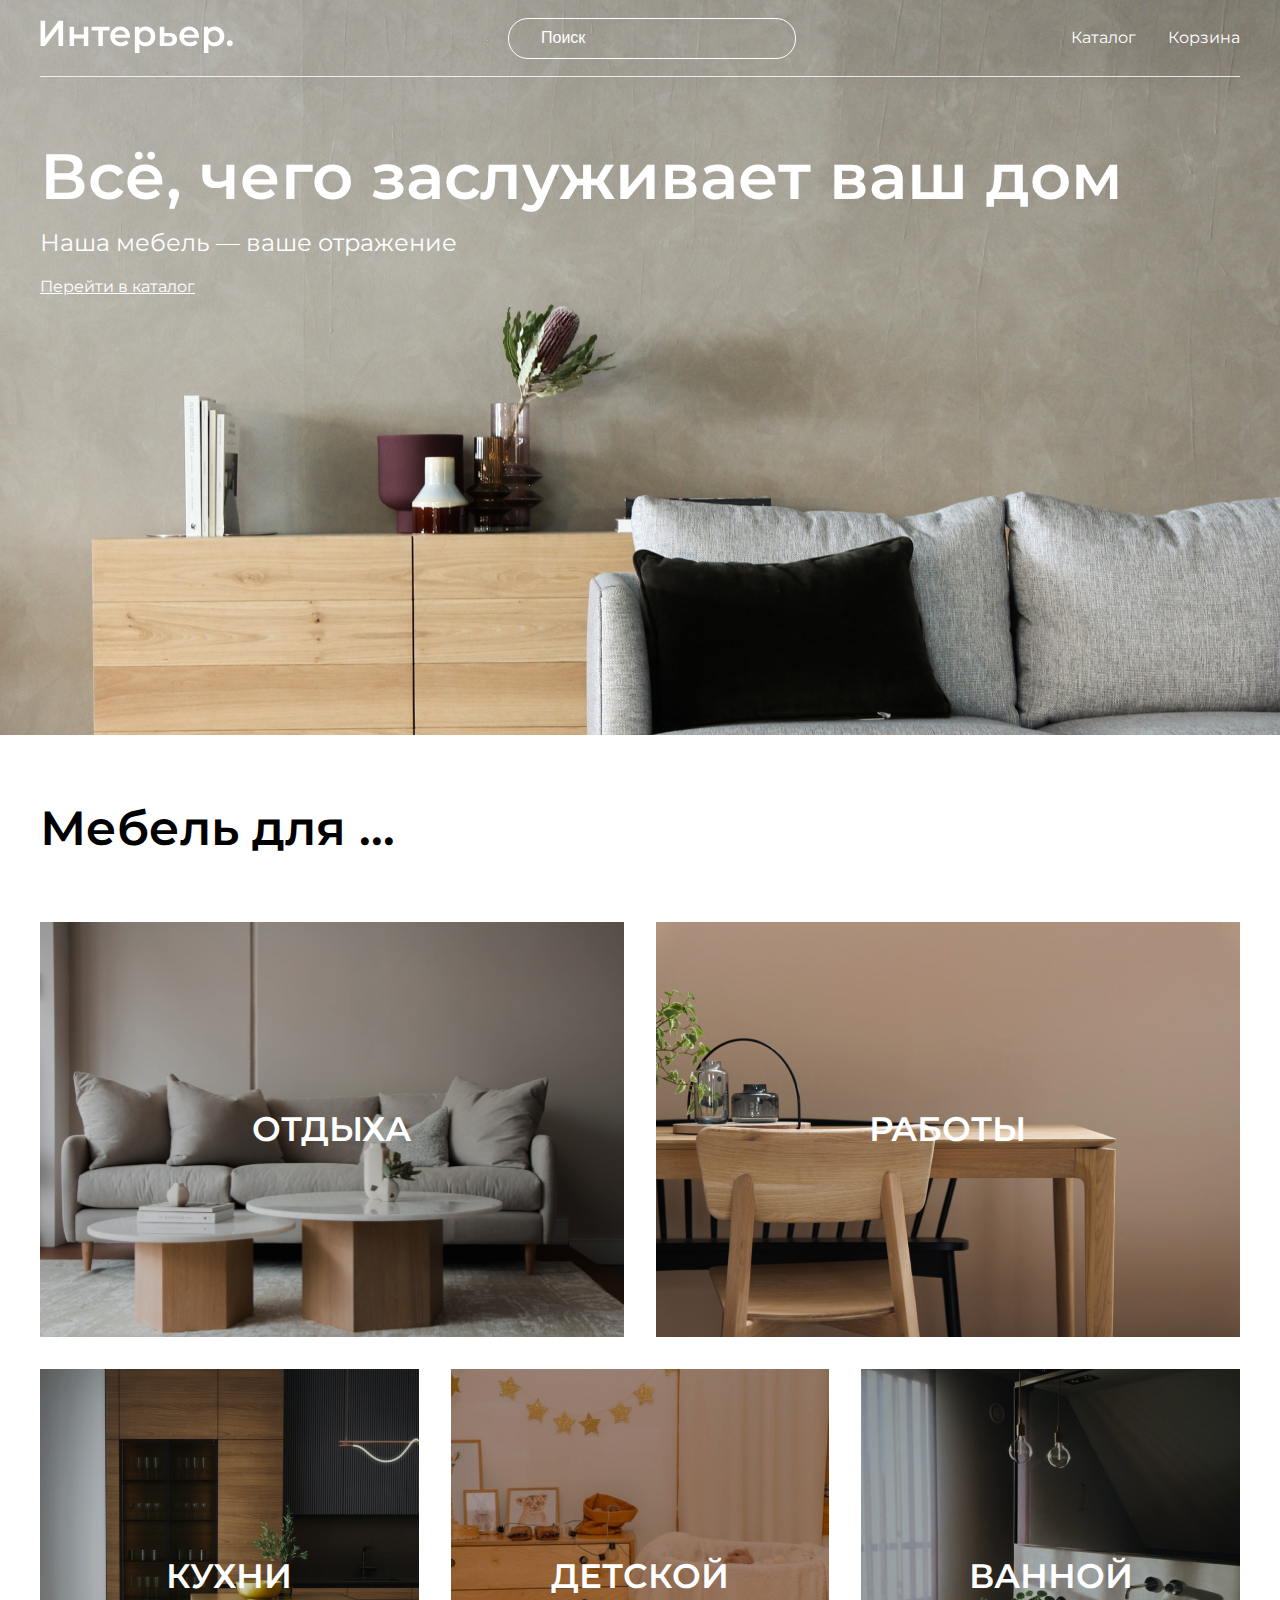
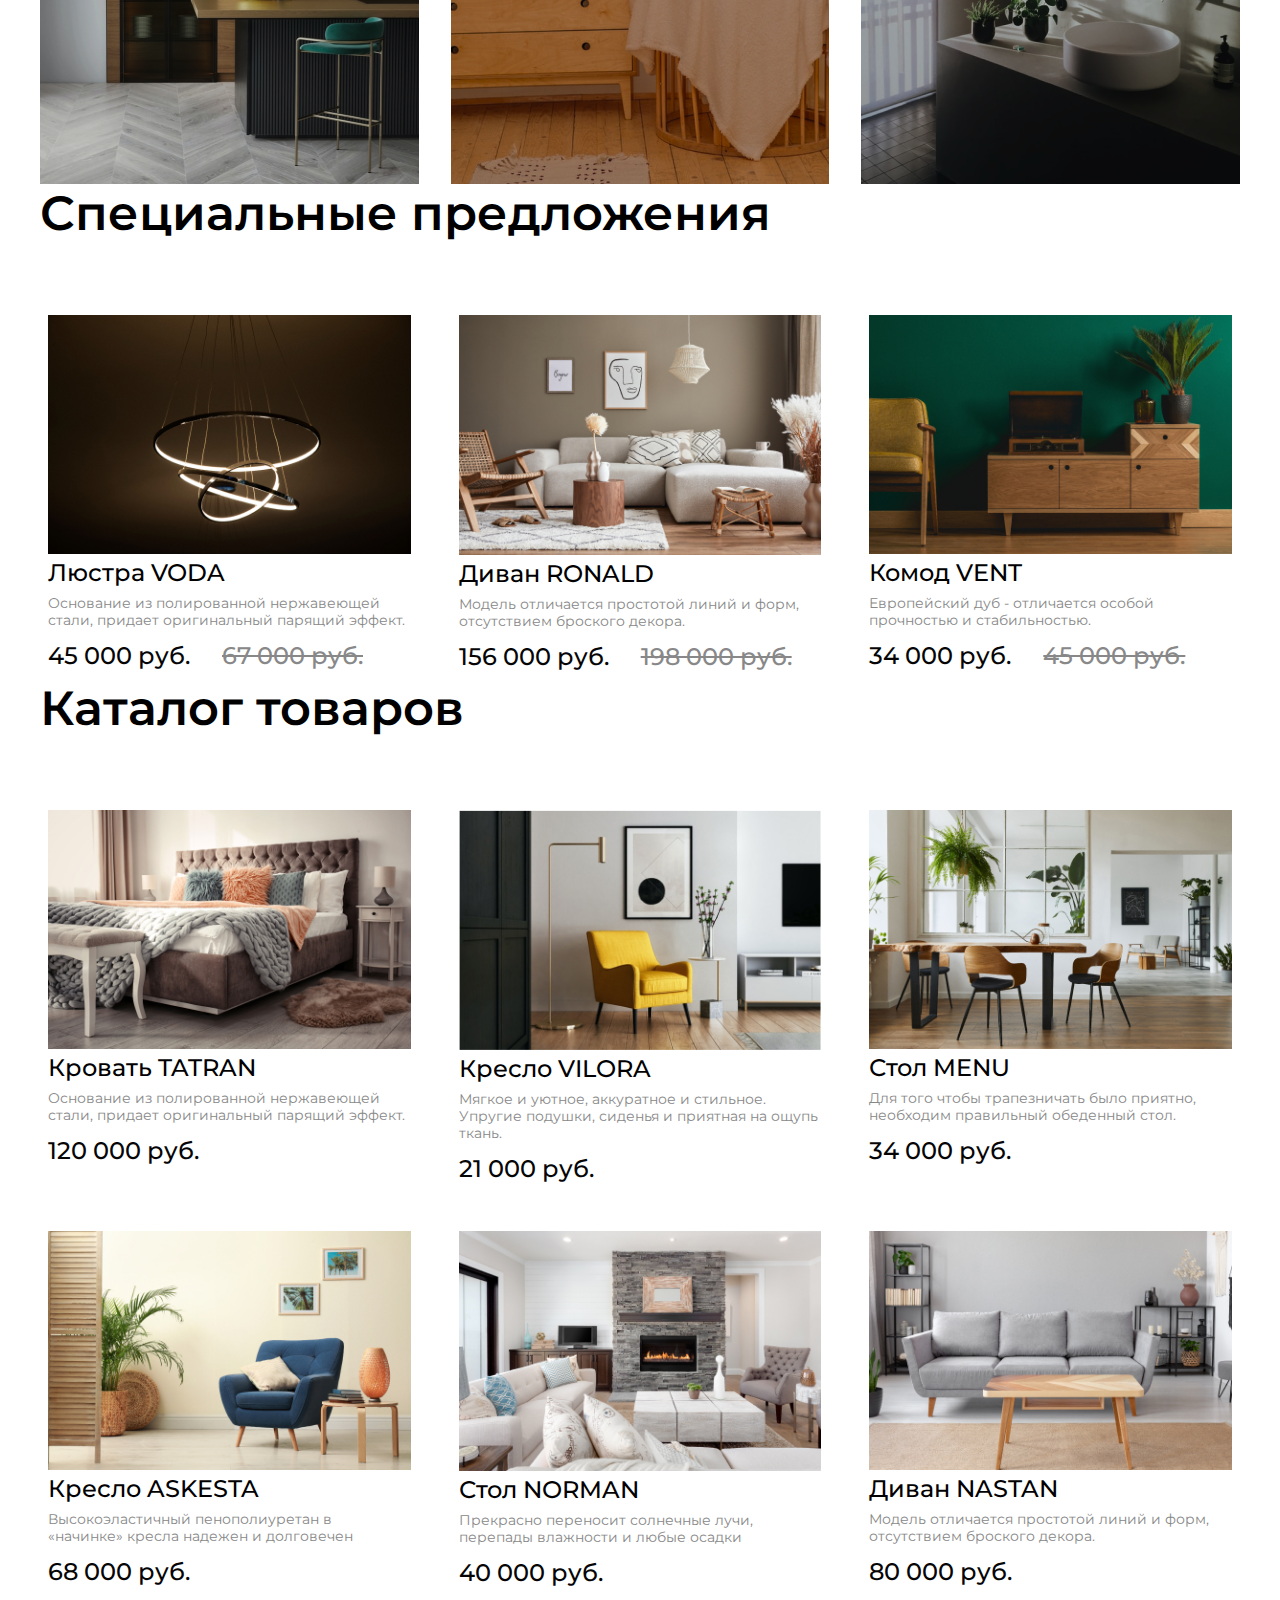
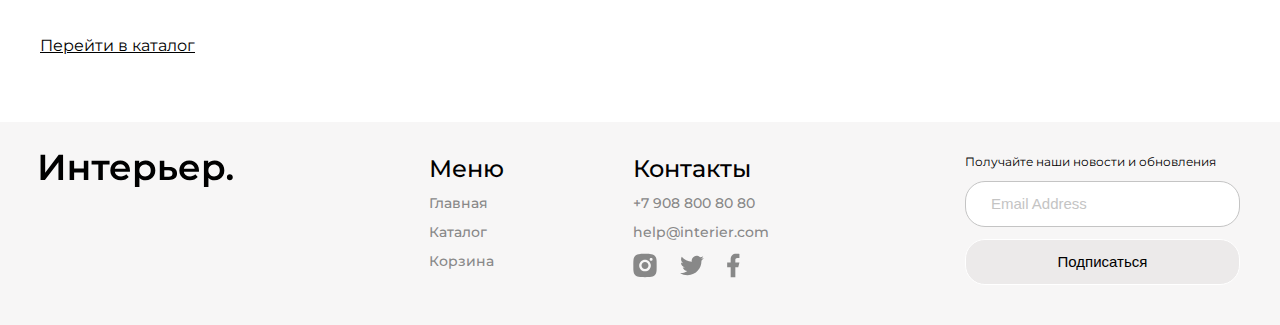
<file: index.html>
<!DOCTYPE html>
<html lang="ru">
<head>
    <meta charset="UTF-8">
    <meta http-equiv="X-UA-Compatible" content="IE=edge">
    <meta name="viewport" content="width=device-width, initial-scale=1.0">
    <title>Главная страница магазина</title>
    <link rel="preconnect" href="https://fonts.googleapis.com">
    <link rel="preconnect" href="https://fonts.gstatic.com" crossorigin>
    <link href="https://fonts.googleapis.com/css2?family=Montserrat:wght@400;500;600&display=swap" rel="stylesheet">
    <link rel="stylesheet" href="style.css">
</head>
<body>
    <div class="top center">
        <header class="header">
            <a class="logo header_logo" href="index.html"><img class="header_logo" src="./img/logo.svg" alt="logo"></a>
            <form action="#">
                <input placeholder="Поиск" class="search" type="text">
            </form>
            <nav class="menu">
                <a href="catalog.html" class="menu_link"> Каталог </a>
                <a href="cart.html" class="menu_link">Корзина</a>
            </nav>
            <div class="menu_mob">
                <a href="#"><svg width="17" height="16" viewBox="0 0 17 16" fill="none" xmlns="http://www.w3.org/2000/svg">
                    <path d="M2.7515 1.99141C1.59282 3.14838 0.918906 4.70363 0.867092 6.34023C0.815278 7.97682 1.38946 9.57159 2.47264 10.7995C3.55581 12.0275 5.06645 12.7962 6.69672 12.9491C8.29727 13.0991 9.89485 12.6444 11.1757 11.6766L14.5069 15.0085L14.5069 15.0085C14.5897 15.0914 14.6881 15.1571 14.7963 15.2019C14.9046 15.2468 15.0206 15.2698 15.1377 15.2698C15.2549 15.2698 15.3709 15.2468 15.4791 15.2019C15.5873 15.1571 15.6857 15.0914 15.7685 15.0085C15.8514 14.9257 15.9171 14.8274 15.9619 14.7191C16.0068 14.6109 16.0298 14.4949 16.0298 14.3777C16.0298 14.2606 16.0068 14.1446 15.9619 14.0363C15.9171 13.9281 15.8514 13.8298 15.7685 13.7469L15.7685 13.7469L12.4368 10.416C13.4021 9.13496 13.8547 7.53846 13.7038 5.93943C13.5501 4.31054 12.7816 2.80139 11.5547 1.719C10.3277 0.636623 8.73451 0.0623154 7.09916 0.11292C5.46381 0.163525 3.90917 0.835233 2.7515 1.99141ZM2.7515 1.99141L2.82216 2.06217L2.7515 1.99141ZM10.5895 3.25366C11.0271 3.68416 11.3751 4.19703 11.6135 4.76269C11.8518 5.32835 11.9758 5.93561 11.9783 6.54944C11.9808 7.16327 11.8618 7.77152 11.628 8.3391C11.3943 8.90669 11.0505 9.42238 10.6164 9.85642C10.1824 10.2905 9.66668 10.6343 9.09909 10.868C8.53151 11.1018 7.92326 11.2208 7.30943 11.2183C6.6956 11.2158 6.08834 11.0918 5.52268 10.8535C4.95702 10.6151 4.44415 10.2671 4.01365 9.82954C3.15334 8.95509 2.67341 7.77613 2.6784 6.54944C2.6834 5.32275 3.17291 4.14773 4.04032 3.28033C4.90772 2.41292 6.08274 1.92341 7.30943 1.91841C8.53612 1.91342 9.71508 2.39335 10.5895 3.25366Z" fill="white" stroke="white" stroke-width="0.2"/>
                    </svg>
                </a>
                <a href="catalog.html"><svg width="20" height="21" viewBox="0 0 20 21" fill="none" xmlns="http://www.w3.org/2000/svg">
                    <rect x="0.800537" y="0.900024" width="4.57143" height="4.57143" fill="white"/>
                    <rect x="0.800537" y="8.21436" width="4.57143" height="4.57143" fill="white"/>
                    <rect x="0.800537" y="15.5286" width="4.57143" height="4.57143" fill="white"/>
                    <rect x="8.11401" y="8.21436" width="4.57143" height="4.57143" fill="white"/>
                    <rect x="8.11401" y="15.5286" width="4.57143" height="4.57143" fill="white"/>
                    <rect x="8.11401" y="0.900024" width="4.57143" height="4.57143" fill="white"/>
                    <rect x="15.4285" y="8.21436" width="4.57143" height="4.57143" fill="white"/>
                    <rect x="15.4285" y="15.5286" width="4.57143" height="4.57143" fill="white"/>
                    <rect x="15.4285" y="0.900024" width="4.57143" height="4.57143" fill="white"/>
                    </svg>
                </a>
                <a href="cart.html"><svg width="19" height="17" viewBox="0 0 19 17" fill="none" xmlns="http://www.w3.org/2000/svg">
                    <path d="M11.5834 16.8333C12.1359 16.8333 12.6658 16.6138 13.0566 16.2231C13.4473 15.8324 13.6667 15.3025 13.6667 14.75C13.6667 14.1974 13.4473 13.6675 13.0566 13.2768C12.6658 12.8861 12.1359 12.6666 11.5834 12.6666C11.0309 12.6666 10.501 12.8861 10.1103 13.2768C9.71957 13.6675 9.50008 14.1974 9.50008 14.75C9.50008 15.3025 9.71957 15.8324 10.1103 16.2231C10.501 16.6138 11.0309 16.8333 11.5834 16.8333ZM4.29174 16.8333C4.84428 16.8333 5.37418 16.6138 5.76488 16.2231C6.15558 15.8324 6.37508 15.3025 6.37508 14.75C6.37508 14.1974 6.15558 13.6675 5.76488 13.2768C5.37418 12.8861 4.84428 12.6666 4.29174 12.6666C3.73921 12.6666 3.20931 12.8861 2.81861 13.2768C2.4279 13.6675 2.20841 14.1974 2.20841 14.75C2.20841 15.3025 2.4279 15.8324 2.81861 16.2231C3.20931 16.6138 3.73921 16.8333 4.29174 16.8333ZM17.873 2.16975C18.133 2.16136 18.3796 2.05217 18.5606 1.86525C18.7416 1.67834 18.8428 1.42836 18.8428 1.16819C18.8428 0.908013 18.7416 0.658037 18.5606 0.471123C18.3796 0.28421 18.133 0.175013 17.873 0.166626H16.674C15.7345 0.166626 14.922 0.818709 14.7178 1.73538L13.4126 7.61246C13.2084 8.52912 12.3959 9.18121 11.4563 9.18121H3.63133L2.12924 3.17079H11.8636C12.1212 3.15904 12.3644 3.04844 12.5425 2.86199C12.7206 2.67555 12.82 2.42761 12.82 2.16975C12.82 1.91189 12.7206 1.66395 12.5425 1.47751C12.3644 1.29106 12.1212 1.18046 11.8636 1.16871H2.12924C1.82473 1.16862 1.5242 1.23796 1.25051 1.37145C0.976816 1.50495 0.737162 1.69909 0.549763 1.93911C0.362364 2.17913 0.232155 2.45872 0.169035 2.75662C0.105913 3.05452 0.111544 3.36289 0.185495 3.65829L1.68758 9.66662C1.79586 10.1002 2.046 10.485 2.39821 10.7601C2.75042 11.0351 3.18447 11.1844 3.63133 11.1843H11.4563C12.368 11.1845 13.2524 10.8736 13.9636 10.3032C14.6748 9.73275 15.1701 8.93681 15.3678 8.04683L16.674 2.16975H17.873Z" fill="white"/>
                    </svg>
                </a>
            </div>
        </header>
        <section class="start">
            <h1 class="heading">Всё, чего заслуживает ваш дом</h1>
            <p class="slogan">Наша мебель — ваше отражение</p>
            <a href="catalog.html" class="link_heading">Перейти в каталог</a>
        </section>
    </div>
    <div class="for_box center">
        <h2 class="title">Мебель для ... </h2>
        <div class="for">
            <div class="for_item for_item_1 for_item_big"><a class="for_item_link" href="#">ОТДЫХА</a></div>
            <div class="for_item for_item_2 for_item_big"><a class="for_item_link" href="#">РАБОТЫ</a></div>
            <div class="for_item for_item_3"><a class="for_item_link" href="#">КУХНИ</a></div>
            <div class="for_item for_item_4"><a class="for_item_link" href="#">ДЕТСКОЙ</a></div>
            <div class="for_item for_item_5"><a class="for_item_link" href="#">ВАННОЙ</a></div>
        </div>
    </div>
    <section class="product_box special_offers center">
        <h2 class="title">Специальные предложения</h2>
        <div class="product_content">
            <div class="product">
                <div class="icon__product">
                    <div class="product__cart">
                        <a href="#">
                            <svg width="20" height="22" viewBox="0 0 20 22" fill="none" xmlns="http://www.w3.org/2000/svg">
                                <path d="M5 7V5C5 3.67916 5.07093 1.93397 6 1C6.92908 0.0660251 8.68609 0 10 0C11.3139 0 13.0709 0.0660251 14 1C14.9291 1.93397 15 3.67916 15 5V7H18C18.2628 7 18.8142 6.81321 19 7C19.1858 7.18679 19 7.73583 19 8V20C19 20.2642 19.1858 20.8132 19 21C18.8142 21.1868 18.2628 21 18 21H2C1.73722 21 1.18582 21.1868 1 21C0.814189 20.8132 1 20.2642 1 20V8C1 7.73583 0.814189 7.18679 1 7C1.18582 6.81321 1.73722 7 2 7H5ZM5 9H3V19H17V9H15V11H13V9H7V11H5V9ZM7 7H13V5C13 4.2075 12.5575 3.56038 12 3C11.4426 2.43962 10.7884 2 10 2C9.21166 2 8.55745 2.43962 8 3C7.44256 3.56038 7 4.2075 7 5V7Z" fill="#C4C4C4"/>
                                </svg>
                        </a>
                    </div>
                    <div class="product__like">
                        <a href="#">
                            <svg width="20" height="20" viewBox="0 0 20 20" fill="none" xmlns="http://www.w3.org/2000/svg">
                                <path d="M9.99999 19C9.35499 18.428 8.62599 17.833 7.85499 17.2H7.84499C5.12999 14.98 2.05299 12.468 0.693992 9.458C0.24751 8.49973 0.0108963 7.45713 -1.91116e-05 6.4C-0.00300091 4.94949 0.578763 3.55899 1.6138 2.54277C2.64884 1.52655 4.04978 0.970397 5.49999 1C6.68062 1.00187 7.83583 1.34308 8.82799 1.983C9.26396 2.26597 9.65841 2.60826 9.99999 3C10.3435 2.6098 10.738 2.26771 11.173 1.983C12.1647 1.34296 13.3197 1.00172 14.5 1C15.9502 0.970397 17.3511 1.52655 18.3862 2.54277C19.4212 3.55899 20.003 4.94949 20 6.4C19.9898 7.45882 19.7532 8.5032 19.306 9.463C17.947 12.473 14.871 14.984 12.156 17.2L12.146 17.208C11.374 17.837 10.646 18.432 10.001 19.008L9.99999 19ZM5.49999 3C4.5685 2.98835 3.67006 3.34485 2.99999 3.992C2.35438 4.62617 1.99355 5.49505 1.99991 6.4C2.01132 7.1705 2.18582 7.92985 2.51199 8.628C3.1535 9.92671 4.0191 11.1021 5.06899 12.1C6.05999 13.1 7.19999 14.068 8.18599 14.882C8.45899 15.107 8.73699 15.334 9.01499 15.561L9.18999 15.704C9.45699 15.922 9.73299 16.148 9.99999 16.37L10.013 16.358L10.019 16.353H10.025L10.034 16.346H10.039H10.044L10.062 16.331L10.103 16.298L10.11 16.292L10.121 16.284H10.127L10.136 16.276L10.8 15.731L10.974 15.588C11.255 15.359 11.533 15.132 11.806 14.907C12.792 14.093 13.933 13.126 14.924 12.121C15.974 11.1236 16.8397 9.94852 17.481 8.65C17.8131 7.9458 17.9901 7.17851 18 6.4C18.0042 5.49784 17.6435 4.6323 17 4C16.3312 3.34992 15.4326 2.99049 14.5 3C13.3619 2.99033 12.2739 3.46737 11.51 4.311L9.99999 6.051L8.48999 4.311C7.72606 3.46737 6.63807 2.99033 5.49999 3Z" fill="#C4C4C4"/>
                                </svg>
                        </a>
                    </div>
                </div>
                <img class="product_img" src="./img/voda.jpg" alt="voda">
                <h3 class="name"><a class="name" href="#">Люстра VODA</a></h3>
                <p class="desc">Основание из полированной нержавеющей стали, придает оригинальный парящий эффект.</p>
                <div class="price_low">
                    <p class="price">45 000 руб.</p>
                    <p class="price_full">67 000 руб.</p>
                </div>
            </div>
            <div class="product">
                <div class="icon__product">
                    <div class="product__cart">
                        <a href="#">
                            <svg width="20" height="22" viewBox="0 0 20 22" fill="none" xmlns="http://www.w3.org/2000/svg">
                                <path d="M5 7V5C5 3.67916 5.07093 1.93397 6 1C6.92908 0.0660251 8.68609 0 10 0C11.3139 0 13.0709 0.0660251 14 1C14.9291 1.93397 15 3.67916 15 5V7H18C18.2628 7 18.8142 6.81321 19 7C19.1858 7.18679 19 7.73583 19 8V20C19 20.2642 19.1858 20.8132 19 21C18.8142 21.1868 18.2628 21 18 21H2C1.73722 21 1.18582 21.1868 1 21C0.814189 20.8132 1 20.2642 1 20V8C1 7.73583 0.814189 7.18679 1 7C1.18582 6.81321 1.73722 7 2 7H5ZM5 9H3V19H17V9H15V11H13V9H7V11H5V9ZM7 7H13V5C13 4.2075 12.5575 3.56038 12 3C11.4426 2.43962 10.7884 2 10 2C9.21166 2 8.55745 2.43962 8 3C7.44256 3.56038 7 4.2075 7 5V7Z" fill="#C4C4C4"/>
                                </svg>
                        </a>
                    </div>
                    <div class="product__like">
                        <a href="#">
                            <svg width="20" height="20" viewBox="0 0 20 20" fill="none" xmlns="http://www.w3.org/2000/svg">
                                <path d="M9.99999 19C9.35499 18.428 8.62599 17.833 7.85499 17.2H7.84499C5.12999 14.98 2.05299 12.468 0.693992 9.458C0.24751 8.49973 0.0108963 7.45713 -1.91116e-05 6.4C-0.00300091 4.94949 0.578763 3.55899 1.6138 2.54277C2.64884 1.52655 4.04978 0.970397 5.49999 1C6.68062 1.00187 7.83583 1.34308 8.82799 1.983C9.26396 2.26597 9.65841 2.60826 9.99999 3C10.3435 2.6098 10.738 2.26771 11.173 1.983C12.1647 1.34296 13.3197 1.00172 14.5 1C15.9502 0.970397 17.3511 1.52655 18.3862 2.54277C19.4212 3.55899 20.003 4.94949 20 6.4C19.9898 7.45882 19.7532 8.5032 19.306 9.463C17.947 12.473 14.871 14.984 12.156 17.2L12.146 17.208C11.374 17.837 10.646 18.432 10.001 19.008L9.99999 19ZM5.49999 3C4.5685 2.98835 3.67006 3.34485 2.99999 3.992C2.35438 4.62617 1.99355 5.49505 1.99991 6.4C2.01132 7.1705 2.18582 7.92985 2.51199 8.628C3.1535 9.92671 4.0191 11.1021 5.06899 12.1C6.05999 13.1 7.19999 14.068 8.18599 14.882C8.45899 15.107 8.73699 15.334 9.01499 15.561L9.18999 15.704C9.45699 15.922 9.73299 16.148 9.99999 16.37L10.013 16.358L10.019 16.353H10.025L10.034 16.346H10.039H10.044L10.062 16.331L10.103 16.298L10.11 16.292L10.121 16.284H10.127L10.136 16.276L10.8 15.731L10.974 15.588C11.255 15.359 11.533 15.132 11.806 14.907C12.792 14.093 13.933 13.126 14.924 12.121C15.974 11.1236 16.8397 9.94852 17.481 8.65C17.8131 7.9458 17.9901 7.17851 18 6.4C18.0042 5.49784 17.6435 4.6323 17 4C16.3312 3.34992 15.4326 2.99049 14.5 3C13.3619 2.99033 12.2739 3.46737 11.51 4.311L9.99999 6.051L8.48999 4.311C7.72606 3.46737 6.63807 2.99033 5.49999 3Z" fill="#C4C4C4"/>
                                </svg>
                        </a>
                    </div>
                </div>
                <img class="product_img" src="./img/ronald.jpg" alt="ronald">
                <h3 class="name"><a class="name" href="#">Диван RONALD</a></h3>
                <p class="desc">Модель отличается простотой линий и форм, отсутствием броского декора.</p>
                <div class="price_low">
                    <p class="price">156 000 руб.</p>
                    <p class="price_full">198 000 руб.</p>
                </div>
            </div>
            <div class="product">
                <div class="icon__product">
                    <div class="product__cart">
                        <a href="#">
                            <svg width="20" height="22" viewBox="0 0 20 22" fill="none" xmlns="http://www.w3.org/2000/svg">
                                <path d="M5 7V5C5 3.67916 5.07093 1.93397 6 1C6.92908 0.0660251 8.68609 0 10 0C11.3139 0 13.0709 0.0660251 14 1C14.9291 1.93397 15 3.67916 15 5V7H18C18.2628 7 18.8142 6.81321 19 7C19.1858 7.18679 19 7.73583 19 8V20C19 20.2642 19.1858 20.8132 19 21C18.8142 21.1868 18.2628 21 18 21H2C1.73722 21 1.18582 21.1868 1 21C0.814189 20.8132 1 20.2642 1 20V8C1 7.73583 0.814189 7.18679 1 7C1.18582 6.81321 1.73722 7 2 7H5ZM5 9H3V19H17V9H15V11H13V9H7V11H5V9ZM7 7H13V5C13 4.2075 12.5575 3.56038 12 3C11.4426 2.43962 10.7884 2 10 2C9.21166 2 8.55745 2.43962 8 3C7.44256 3.56038 7 4.2075 7 5V7Z" fill="#C4C4C4"/>
                                </svg>
                        </a>
                    </div>
                    <div class="product__like">
                        <a href="#">
                            <svg width="20" height="20" viewBox="0 0 20 20" fill="none" xmlns="http://www.w3.org/2000/svg">
                                <path d="M9.99999 19C9.35499 18.428 8.62599 17.833 7.85499 17.2H7.84499C5.12999 14.98 2.05299 12.468 0.693992 9.458C0.24751 8.49973 0.0108963 7.45713 -1.91116e-05 6.4C-0.00300091 4.94949 0.578763 3.55899 1.6138 2.54277C2.64884 1.52655 4.04978 0.970397 5.49999 1C6.68062 1.00187 7.83583 1.34308 8.82799 1.983C9.26396 2.26597 9.65841 2.60826 9.99999 3C10.3435 2.6098 10.738 2.26771 11.173 1.983C12.1647 1.34296 13.3197 1.00172 14.5 1C15.9502 0.970397 17.3511 1.52655 18.3862 2.54277C19.4212 3.55899 20.003 4.94949 20 6.4C19.9898 7.45882 19.7532 8.5032 19.306 9.463C17.947 12.473 14.871 14.984 12.156 17.2L12.146 17.208C11.374 17.837 10.646 18.432 10.001 19.008L9.99999 19ZM5.49999 3C4.5685 2.98835 3.67006 3.34485 2.99999 3.992C2.35438 4.62617 1.99355 5.49505 1.99991 6.4C2.01132 7.1705 2.18582 7.92985 2.51199 8.628C3.1535 9.92671 4.0191 11.1021 5.06899 12.1C6.05999 13.1 7.19999 14.068 8.18599 14.882C8.45899 15.107 8.73699 15.334 9.01499 15.561L9.18999 15.704C9.45699 15.922 9.73299 16.148 9.99999 16.37L10.013 16.358L10.019 16.353H10.025L10.034 16.346H10.039H10.044L10.062 16.331L10.103 16.298L10.11 16.292L10.121 16.284H10.127L10.136 16.276L10.8 15.731L10.974 15.588C11.255 15.359 11.533 15.132 11.806 14.907C12.792 14.093 13.933 13.126 14.924 12.121C15.974 11.1236 16.8397 9.94852 17.481 8.65C17.8131 7.9458 17.9901 7.17851 18 6.4C18.0042 5.49784 17.6435 4.6323 17 4C16.3312 3.34992 15.4326 2.99049 14.5 3C13.3619 2.99033 12.2739 3.46737 11.51 4.311L9.99999 6.051L8.48999 4.311C7.72606 3.46737 6.63807 2.99033 5.49999 3Z" fill="#C4C4C4"/>
                                </svg>
                        </a>
                    </div>
                </div>
                <img class="product_img" src="./img/vent.jpg" alt="vent">
                <h3 class="name"><a href="#" class="name">Комод VENT</a></h3>
                <p class="desc">Европейский дуб - отличается особой прочностью и стабильностью.</p>
                <div class="price_low">
                    <p class="price">34 000 руб.</p>
                    <p class="price_full">45 000 руб.</p>
                </div>
            </div>
        </div>
    </section>
    <section class="product_box catalog center">
        <h2 class="title">Каталог товаров</h2>
        <div class="product_content">
            <div class="product">
                <div class="icon__product">
                    <div class="product__cart">
                        <a href="#">
                            <svg width="20" height="22" viewBox="0 0 20 22" fill="none" xmlns="http://www.w3.org/2000/svg">
                                <path d="M5 7V5C5 3.67916 5.07093 1.93397 6 1C6.92908 0.0660251 8.68609 0 10 0C11.3139 0 13.0709 0.0660251 14 1C14.9291 1.93397 15 3.67916 15 5V7H18C18.2628 7 18.8142 6.81321 19 7C19.1858 7.18679 19 7.73583 19 8V20C19 20.2642 19.1858 20.8132 19 21C18.8142 21.1868 18.2628 21 18 21H2C1.73722 21 1.18582 21.1868 1 21C0.814189 20.8132 1 20.2642 1 20V8C1 7.73583 0.814189 7.18679 1 7C1.18582 6.81321 1.73722 7 2 7H5ZM5 9H3V19H17V9H15V11H13V9H7V11H5V9ZM7 7H13V5C13 4.2075 12.5575 3.56038 12 3C11.4426 2.43962 10.7884 2 10 2C9.21166 2 8.55745 2.43962 8 3C7.44256 3.56038 7 4.2075 7 5V7Z" fill="#C4C4C4"/>
                                </svg>
                        </a>
                    </div>
                    <div class="product__like">
                        <a href="#">
                            <svg width="20" height="20" viewBox="0 0 20 20" fill="none" xmlns="http://www.w3.org/2000/svg">
                                <path d="M9.99999 19C9.35499 18.428 8.62599 17.833 7.85499 17.2H7.84499C5.12999 14.98 2.05299 12.468 0.693992 9.458C0.24751 8.49973 0.0108963 7.45713 -1.91116e-05 6.4C-0.00300091 4.94949 0.578763 3.55899 1.6138 2.54277C2.64884 1.52655 4.04978 0.970397 5.49999 1C6.68062 1.00187 7.83583 1.34308 8.82799 1.983C9.26396 2.26597 9.65841 2.60826 9.99999 3C10.3435 2.6098 10.738 2.26771 11.173 1.983C12.1647 1.34296 13.3197 1.00172 14.5 1C15.9502 0.970397 17.3511 1.52655 18.3862 2.54277C19.4212 3.55899 20.003 4.94949 20 6.4C19.9898 7.45882 19.7532 8.5032 19.306 9.463C17.947 12.473 14.871 14.984 12.156 17.2L12.146 17.208C11.374 17.837 10.646 18.432 10.001 19.008L9.99999 19ZM5.49999 3C4.5685 2.98835 3.67006 3.34485 2.99999 3.992C2.35438 4.62617 1.99355 5.49505 1.99991 6.4C2.01132 7.1705 2.18582 7.92985 2.51199 8.628C3.1535 9.92671 4.0191 11.1021 5.06899 12.1C6.05999 13.1 7.19999 14.068 8.18599 14.882C8.45899 15.107 8.73699 15.334 9.01499 15.561L9.18999 15.704C9.45699 15.922 9.73299 16.148 9.99999 16.37L10.013 16.358L10.019 16.353H10.025L10.034 16.346H10.039H10.044L10.062 16.331L10.103 16.298L10.11 16.292L10.121 16.284H10.127L10.136 16.276L10.8 15.731L10.974 15.588C11.255 15.359 11.533 15.132 11.806 14.907C12.792 14.093 13.933 13.126 14.924 12.121C15.974 11.1236 16.8397 9.94852 17.481 8.65C17.8131 7.9458 17.9901 7.17851 18 6.4C18.0042 5.49784 17.6435 4.6323 17 4C16.3312 3.34992 15.4326 2.99049 14.5 3C13.3619 2.99033 12.2739 3.46737 11.51 4.311L9.99999 6.051L8.48999 4.311C7.72606 3.46737 6.63807 2.99033 5.49999 3Z" fill="#C4C4C4"/>
                                </svg>
                        </a>
                    </div>
                </div>
                <img class="product_img" src="./img/tatran.jpg" alt="tatran">
                <h3 class="name"><a href="#" class="name"> Кровать TATRAN</a></h3>
                <p class="desc">Основание из полированной нержавеющей стали, придает оригинальный парящий эффект.</p>
                <p class="price">120 000 руб.</p>
            </div>
            <div class="product">
                <div class="icon__product">
                    <div class="product__cart">
                        <a href="#">
                            <svg width="20" height="22" viewBox="0 0 20 22" fill="none" xmlns="http://www.w3.org/2000/svg">
                                <path d="M5 7V5C5 3.67916 5.07093 1.93397 6 1C6.92908 0.0660251 8.68609 0 10 0C11.3139 0 13.0709 0.0660251 14 1C14.9291 1.93397 15 3.67916 15 5V7H18C18.2628 7 18.8142 6.81321 19 7C19.1858 7.18679 19 7.73583 19 8V20C19 20.2642 19.1858 20.8132 19 21C18.8142 21.1868 18.2628 21 18 21H2C1.73722 21 1.18582 21.1868 1 21C0.814189 20.8132 1 20.2642 1 20V8C1 7.73583 0.814189 7.18679 1 7C1.18582 6.81321 1.73722 7 2 7H5ZM5 9H3V19H17V9H15V11H13V9H7V11H5V9ZM7 7H13V5C13 4.2075 12.5575 3.56038 12 3C11.4426 2.43962 10.7884 2 10 2C9.21166 2 8.55745 2.43962 8 3C7.44256 3.56038 7 4.2075 7 5V7Z" fill="#C4C4C4"/>
                                </svg>
                        </a>
                    </div>
                    <div class="product__like">
                        <a href="#">
                            <svg width="20" height="20" viewBox="0 0 20 20" fill="none" xmlns="http://www.w3.org/2000/svg">
                                <path d="M9.99999 19C9.35499 18.428 8.62599 17.833 7.85499 17.2H7.84499C5.12999 14.98 2.05299 12.468 0.693992 9.458C0.24751 8.49973 0.0108963 7.45713 -1.91116e-05 6.4C-0.00300091 4.94949 0.578763 3.55899 1.6138 2.54277C2.64884 1.52655 4.04978 0.970397 5.49999 1C6.68062 1.00187 7.83583 1.34308 8.82799 1.983C9.26396 2.26597 9.65841 2.60826 9.99999 3C10.3435 2.6098 10.738 2.26771 11.173 1.983C12.1647 1.34296 13.3197 1.00172 14.5 1C15.9502 0.970397 17.3511 1.52655 18.3862 2.54277C19.4212 3.55899 20.003 4.94949 20 6.4C19.9898 7.45882 19.7532 8.5032 19.306 9.463C17.947 12.473 14.871 14.984 12.156 17.2L12.146 17.208C11.374 17.837 10.646 18.432 10.001 19.008L9.99999 19ZM5.49999 3C4.5685 2.98835 3.67006 3.34485 2.99999 3.992C2.35438 4.62617 1.99355 5.49505 1.99991 6.4C2.01132 7.1705 2.18582 7.92985 2.51199 8.628C3.1535 9.92671 4.0191 11.1021 5.06899 12.1C6.05999 13.1 7.19999 14.068 8.18599 14.882C8.45899 15.107 8.73699 15.334 9.01499 15.561L9.18999 15.704C9.45699 15.922 9.73299 16.148 9.99999 16.37L10.013 16.358L10.019 16.353H10.025L10.034 16.346H10.039H10.044L10.062 16.331L10.103 16.298L10.11 16.292L10.121 16.284H10.127L10.136 16.276L10.8 15.731L10.974 15.588C11.255 15.359 11.533 15.132 11.806 14.907C12.792 14.093 13.933 13.126 14.924 12.121C15.974 11.1236 16.8397 9.94852 17.481 8.65C17.8131 7.9458 17.9901 7.17851 18 6.4C18.0042 5.49784 17.6435 4.6323 17 4C16.3312 3.34992 15.4326 2.99049 14.5 3C13.3619 2.99033 12.2739 3.46737 11.51 4.311L9.99999 6.051L8.48999 4.311C7.72606 3.46737 6.63807 2.99033 5.49999 3Z" fill="#C4C4C4"/>
                                </svg>
                        </a>
                    </div>
                </div>
                <img class="product_img" src="./img/vilora.jpg" alt="vilora">
                <h3 class="name"><a href="#" class="name">Кресло VILORA</a> </h3>
                <p class="desc">Мягкое и уютное, аккуратное и стильное. Упругие подушки, сиденья и приятная на ощупь ткань.</p>
                <p class="price">21 000 руб.</p>
            </div>
            <div class="product">
                <div class="icon__product">
                    <div class="product__cart">
                        <a href="#">
                            <svg width="20" height="22" viewBox="0 0 20 22" fill="none" xmlns="http://www.w3.org/2000/svg">
                                <path d="M5 7V5C5 3.67916 5.07093 1.93397 6 1C6.92908 0.0660251 8.68609 0 10 0C11.3139 0 13.0709 0.0660251 14 1C14.9291 1.93397 15 3.67916 15 5V7H18C18.2628 7 18.8142 6.81321 19 7C19.1858 7.18679 19 7.73583 19 8V20C19 20.2642 19.1858 20.8132 19 21C18.8142 21.1868 18.2628 21 18 21H2C1.73722 21 1.18582 21.1868 1 21C0.814189 20.8132 1 20.2642 1 20V8C1 7.73583 0.814189 7.18679 1 7C1.18582 6.81321 1.73722 7 2 7H5ZM5 9H3V19H17V9H15V11H13V9H7V11H5V9ZM7 7H13V5C13 4.2075 12.5575 3.56038 12 3C11.4426 2.43962 10.7884 2 10 2C9.21166 2 8.55745 2.43962 8 3C7.44256 3.56038 7 4.2075 7 5V7Z" fill="#C4C4C4"/>
                                </svg>
                        </a>
                    </div>
                    <div class="product__like">
                        <a href="#">
                            <svg width="20" height="20" viewBox="0 0 20 20" fill="none" xmlns="http://www.w3.org/2000/svg">
                                <path d="M9.99999 19C9.35499 18.428 8.62599 17.833 7.85499 17.2H7.84499C5.12999 14.98 2.05299 12.468 0.693992 9.458C0.24751 8.49973 0.0108963 7.45713 -1.91116e-05 6.4C-0.00300091 4.94949 0.578763 3.55899 1.6138 2.54277C2.64884 1.52655 4.04978 0.970397 5.49999 1C6.68062 1.00187 7.83583 1.34308 8.82799 1.983C9.26396 2.26597 9.65841 2.60826 9.99999 3C10.3435 2.6098 10.738 2.26771 11.173 1.983C12.1647 1.34296 13.3197 1.00172 14.5 1C15.9502 0.970397 17.3511 1.52655 18.3862 2.54277C19.4212 3.55899 20.003 4.94949 20 6.4C19.9898 7.45882 19.7532 8.5032 19.306 9.463C17.947 12.473 14.871 14.984 12.156 17.2L12.146 17.208C11.374 17.837 10.646 18.432 10.001 19.008L9.99999 19ZM5.49999 3C4.5685 2.98835 3.67006 3.34485 2.99999 3.992C2.35438 4.62617 1.99355 5.49505 1.99991 6.4C2.01132 7.1705 2.18582 7.92985 2.51199 8.628C3.1535 9.92671 4.0191 11.1021 5.06899 12.1C6.05999 13.1 7.19999 14.068 8.18599 14.882C8.45899 15.107 8.73699 15.334 9.01499 15.561L9.18999 15.704C9.45699 15.922 9.73299 16.148 9.99999 16.37L10.013 16.358L10.019 16.353H10.025L10.034 16.346H10.039H10.044L10.062 16.331L10.103 16.298L10.11 16.292L10.121 16.284H10.127L10.136 16.276L10.8 15.731L10.974 15.588C11.255 15.359 11.533 15.132 11.806 14.907C12.792 14.093 13.933 13.126 14.924 12.121C15.974 11.1236 16.8397 9.94852 17.481 8.65C17.8131 7.9458 17.9901 7.17851 18 6.4C18.0042 5.49784 17.6435 4.6323 17 4C16.3312 3.34992 15.4326 2.99049 14.5 3C13.3619 2.99033 12.2739 3.46737 11.51 4.311L9.99999 6.051L8.48999 4.311C7.72606 3.46737 6.63807 2.99033 5.49999 3Z" fill="#C4C4C4"/>
                                </svg>
                        </a>
                    </div>
                </div>
                <img class="product_img" src="./img/menu.jpg" alt="table_menu">
                <h3 class="name"><a href="#" class="name">Стол MENU</a> </h3>
                <p class="desc">Для того чтобы трапезничать было приятно, необходим правильный обеденный стол.</p>
                <p class="price">34 000 руб.</p>
            </div>
            <div class="product">
                <div class="icon__product">
                    <div class="product__cart">
                        <a href="#">
                            <svg width="20" height="22" viewBox="0 0 20 22" fill="none" xmlns="http://www.w3.org/2000/svg">
                                <path d="M5 7V5C5 3.67916 5.07093 1.93397 6 1C6.92908 0.0660251 8.68609 0 10 0C11.3139 0 13.0709 0.0660251 14 1C14.9291 1.93397 15 3.67916 15 5V7H18C18.2628 7 18.8142 6.81321 19 7C19.1858 7.18679 19 7.73583 19 8V20C19 20.2642 19.1858 20.8132 19 21C18.8142 21.1868 18.2628 21 18 21H2C1.73722 21 1.18582 21.1868 1 21C0.814189 20.8132 1 20.2642 1 20V8C1 7.73583 0.814189 7.18679 1 7C1.18582 6.81321 1.73722 7 2 7H5ZM5 9H3V19H17V9H15V11H13V9H7V11H5V9ZM7 7H13V5C13 4.2075 12.5575 3.56038 12 3C11.4426 2.43962 10.7884 2 10 2C9.21166 2 8.55745 2.43962 8 3C7.44256 3.56038 7 4.2075 7 5V7Z" fill="#C4C4C4"/>
                                </svg>
                        </a>
                    </div>
                    <div class="product__like">
                        <a href="#">
                            <svg width="20" height="20" viewBox="0 0 20 20" fill="none" xmlns="http://www.w3.org/2000/svg">
                                <path d="M9.99999 19C9.35499 18.428 8.62599 17.833 7.85499 17.2H7.84499C5.12999 14.98 2.05299 12.468 0.693992 9.458C0.24751 8.49973 0.0108963 7.45713 -1.91116e-05 6.4C-0.00300091 4.94949 0.578763 3.55899 1.6138 2.54277C2.64884 1.52655 4.04978 0.970397 5.49999 1C6.68062 1.00187 7.83583 1.34308 8.82799 1.983C9.26396 2.26597 9.65841 2.60826 9.99999 3C10.3435 2.6098 10.738 2.26771 11.173 1.983C12.1647 1.34296 13.3197 1.00172 14.5 1C15.9502 0.970397 17.3511 1.52655 18.3862 2.54277C19.4212 3.55899 20.003 4.94949 20 6.4C19.9898 7.45882 19.7532 8.5032 19.306 9.463C17.947 12.473 14.871 14.984 12.156 17.2L12.146 17.208C11.374 17.837 10.646 18.432 10.001 19.008L9.99999 19ZM5.49999 3C4.5685 2.98835 3.67006 3.34485 2.99999 3.992C2.35438 4.62617 1.99355 5.49505 1.99991 6.4C2.01132 7.1705 2.18582 7.92985 2.51199 8.628C3.1535 9.92671 4.0191 11.1021 5.06899 12.1C6.05999 13.1 7.19999 14.068 8.18599 14.882C8.45899 15.107 8.73699 15.334 9.01499 15.561L9.18999 15.704C9.45699 15.922 9.73299 16.148 9.99999 16.37L10.013 16.358L10.019 16.353H10.025L10.034 16.346H10.039H10.044L10.062 16.331L10.103 16.298L10.11 16.292L10.121 16.284H10.127L10.136 16.276L10.8 15.731L10.974 15.588C11.255 15.359 11.533 15.132 11.806 14.907C12.792 14.093 13.933 13.126 14.924 12.121C15.974 11.1236 16.8397 9.94852 17.481 8.65C17.8131 7.9458 17.9901 7.17851 18 6.4C18.0042 5.49784 17.6435 4.6323 17 4C16.3312 3.34992 15.4326 2.99049 14.5 3C13.3619 2.99033 12.2739 3.46737 11.51 4.311L9.99999 6.051L8.48999 4.311C7.72606 3.46737 6.63807 2.99033 5.49999 3Z" fill="#C4C4C4"/>
                                </svg>
                        </a>
                    </div>
                </div>
                <img class="product_img" src="./img/askesta.jpg" alt="askesta">
                <h3 class="name"><a href="#" class="name">Кресло ASKESTA</a> </h3>
                <p class="desc">Высокоэластичный пенополиуретан в «начинке» кресла надежен и долговечен</p>
                <p class="price">68 000 руб.</p>
            </div>
            <div class="product">
                <div class="icon__product">
                    <div class="product__cart">
                        <a href="#">
                            <svg width="20" height="22" viewBox="0 0 20 22" fill="none" xmlns="http://www.w3.org/2000/svg">
                                <path d="M5 7V5C5 3.67916 5.07093 1.93397 6 1C6.92908 0.0660251 8.68609 0 10 0C11.3139 0 13.0709 0.0660251 14 1C14.9291 1.93397 15 3.67916 15 5V7H18C18.2628 7 18.8142 6.81321 19 7C19.1858 7.18679 19 7.73583 19 8V20C19 20.2642 19.1858 20.8132 19 21C18.8142 21.1868 18.2628 21 18 21H2C1.73722 21 1.18582 21.1868 1 21C0.814189 20.8132 1 20.2642 1 20V8C1 7.73583 0.814189 7.18679 1 7C1.18582 6.81321 1.73722 7 2 7H5ZM5 9H3V19H17V9H15V11H13V9H7V11H5V9ZM7 7H13V5C13 4.2075 12.5575 3.56038 12 3C11.4426 2.43962 10.7884 2 10 2C9.21166 2 8.55745 2.43962 8 3C7.44256 3.56038 7 4.2075 7 5V7Z" fill="#C4C4C4"/>
                                </svg>
                        </a>
                    </div>
                    <div class="product__like">
                        <a href="#">
                            <svg width="20" height="20" viewBox="0 0 20 20" fill="none" xmlns="http://www.w3.org/2000/svg">
                                <path d="M9.99999 19C9.35499 18.428 8.62599 17.833 7.85499 17.2H7.84499C5.12999 14.98 2.05299 12.468 0.693992 9.458C0.24751 8.49973 0.0108963 7.45713 -1.91116e-05 6.4C-0.00300091 4.94949 0.578763 3.55899 1.6138 2.54277C2.64884 1.52655 4.04978 0.970397 5.49999 1C6.68062 1.00187 7.83583 1.34308 8.82799 1.983C9.26396 2.26597 9.65841 2.60826 9.99999 3C10.3435 2.6098 10.738 2.26771 11.173 1.983C12.1647 1.34296 13.3197 1.00172 14.5 1C15.9502 0.970397 17.3511 1.52655 18.3862 2.54277C19.4212 3.55899 20.003 4.94949 20 6.4C19.9898 7.45882 19.7532 8.5032 19.306 9.463C17.947 12.473 14.871 14.984 12.156 17.2L12.146 17.208C11.374 17.837 10.646 18.432 10.001 19.008L9.99999 19ZM5.49999 3C4.5685 2.98835 3.67006 3.34485 2.99999 3.992C2.35438 4.62617 1.99355 5.49505 1.99991 6.4C2.01132 7.1705 2.18582 7.92985 2.51199 8.628C3.1535 9.92671 4.0191 11.1021 5.06899 12.1C6.05999 13.1 7.19999 14.068 8.18599 14.882C8.45899 15.107 8.73699 15.334 9.01499 15.561L9.18999 15.704C9.45699 15.922 9.73299 16.148 9.99999 16.37L10.013 16.358L10.019 16.353H10.025L10.034 16.346H10.039H10.044L10.062 16.331L10.103 16.298L10.11 16.292L10.121 16.284H10.127L10.136 16.276L10.8 15.731L10.974 15.588C11.255 15.359 11.533 15.132 11.806 14.907C12.792 14.093 13.933 13.126 14.924 12.121C15.974 11.1236 16.8397 9.94852 17.481 8.65C17.8131 7.9458 17.9901 7.17851 18 6.4C18.0042 5.49784 17.6435 4.6323 17 4C16.3312 3.34992 15.4326 2.99049 14.5 3C13.3619 2.99033 12.2739 3.46737 11.51 4.311L9.99999 6.051L8.48999 4.311C7.72606 3.46737 6.63807 2.99033 5.49999 3Z" fill="#C4C4C4"/>
                                </svg>
                        </a>
                    </div>
                </div>
                <img class="product_img" src="./img/norman.jpg" alt="norman">
                <h3 class="name"><a href="#" class="name">Стол NORMAN</a> </h3>
                <p class="desc">Прекрасно переносит солнечные лучи, перепады влажности и любые осадки</p>
                <p class="price">40 000 руб.</p>
            </div>
            <div class="product">
                <div class="icon__product">
                    <div class="product__cart">
                        <a href="#">
                            <svg width="20" height="22" viewBox="0 0 20 22" fill="none" xmlns="http://www.w3.org/2000/svg">
                                <path d="M5 7V5C5 3.67916 5.07093 1.93397 6 1C6.92908 0.0660251 8.68609 0 10 0C11.3139 0 13.0709 0.0660251 14 1C14.9291 1.93397 15 3.67916 15 5V7H18C18.2628 7 18.8142 6.81321 19 7C19.1858 7.18679 19 7.73583 19 8V20C19 20.2642 19.1858 20.8132 19 21C18.8142 21.1868 18.2628 21 18 21H2C1.73722 21 1.18582 21.1868 1 21C0.814189 20.8132 1 20.2642 1 20V8C1 7.73583 0.814189 7.18679 1 7C1.18582 6.81321 1.73722 7 2 7H5ZM5 9H3V19H17V9H15V11H13V9H7V11H5V9ZM7 7H13V5C13 4.2075 12.5575 3.56038 12 3C11.4426 2.43962 10.7884 2 10 2C9.21166 2 8.55745 2.43962 8 3C7.44256 3.56038 7 4.2075 7 5V7Z" fill="#C4C4C4"/>
                                </svg>
                        </a>
                    </div>
                    <div class="product__like">
                        <a href="#">
                            <svg width="20" height="20" viewBox="0 0 20 20" fill="none" xmlns="http://www.w3.org/2000/svg">
                                <path d="M9.99999 19C9.35499 18.428 8.62599 17.833 7.85499 17.2H7.84499C5.12999 14.98 2.05299 12.468 0.693992 9.458C0.24751 8.49973 0.0108963 7.45713 -1.91116e-05 6.4C-0.00300091 4.94949 0.578763 3.55899 1.6138 2.54277C2.64884 1.52655 4.04978 0.970397 5.49999 1C6.68062 1.00187 7.83583 1.34308 8.82799 1.983C9.26396 2.26597 9.65841 2.60826 9.99999 3C10.3435 2.6098 10.738 2.26771 11.173 1.983C12.1647 1.34296 13.3197 1.00172 14.5 1C15.9502 0.970397 17.3511 1.52655 18.3862 2.54277C19.4212 3.55899 20.003 4.94949 20 6.4C19.9898 7.45882 19.7532 8.5032 19.306 9.463C17.947 12.473 14.871 14.984 12.156 17.2L12.146 17.208C11.374 17.837 10.646 18.432 10.001 19.008L9.99999 19ZM5.49999 3C4.5685 2.98835 3.67006 3.34485 2.99999 3.992C2.35438 4.62617 1.99355 5.49505 1.99991 6.4C2.01132 7.1705 2.18582 7.92985 2.51199 8.628C3.1535 9.92671 4.0191 11.1021 5.06899 12.1C6.05999 13.1 7.19999 14.068 8.18599 14.882C8.45899 15.107 8.73699 15.334 9.01499 15.561L9.18999 15.704C9.45699 15.922 9.73299 16.148 9.99999 16.37L10.013 16.358L10.019 16.353H10.025L10.034 16.346H10.039H10.044L10.062 16.331L10.103 16.298L10.11 16.292L10.121 16.284H10.127L10.136 16.276L10.8 15.731L10.974 15.588C11.255 15.359 11.533 15.132 11.806 14.907C12.792 14.093 13.933 13.126 14.924 12.121C15.974 11.1236 16.8397 9.94852 17.481 8.65C17.8131 7.9458 17.9901 7.17851 18 6.4C18.0042 5.49784 17.6435 4.6323 17 4C16.3312 3.34992 15.4326 2.99049 14.5 3C13.3619 2.99033 12.2739 3.46737 11.51 4.311L9.99999 6.051L8.48999 4.311C7.72606 3.46737 6.63807 2.99033 5.49999 3Z" fill="#C4C4C4"/>
                                </svg>
                        </a>
                    </div>
                </div>
                <img class="product_img" src="./img/nastan.jpg" alt="nastan">
                <h3 class="name"><a href="#" class="name">Диван NASTAN</a> </h3>
                <p class="desc">Модель отличается простотой линий и форм, отсутствием броского декора. </p>
                <p class="price">80 000 руб.</p>
            </div>
        </div>
    </section>
    <div class="link_box center">
        <a href="catalog.html" class="link_catalog">Перейти в каталог</a>
    </div>
    <footer class="footer center">
        <div class="footer_logo">
            <a href="index.html">
                <img src="./img/logo_footer.svg" alt="logo">
            </a>
        </div>
            <div class="footer_info">
                <nav class="footer_item">
                    <h4 class="caption" >Меню</h4>
                    <a href="index.html" class="link_footer menu_footer">Главная</a>
                    <a href="catalog.html" class="link_footer menu_footer">Каталог</a>
                    <a href="#" class="link_footer menu_footer">Корзина</a>
                </nav>
                <div class="footer_item">
                    <h4 class="caption">Контакты</h4>
                    <a href="tel:+79088008080" class="link_footer">+7 908 800 80 80</a>
                    <a href="mailto:help@interier.com" class="link_footer">help@interier.com</a>
                    <div class="footer_icons">
                        <a href="#"><svg class="footer__icon" width="24" height="25" viewBox="0 0 24 25" fill="none" xmlns="http://www.w3.org/2000/svg">
                        <path d="M12 0.833984C15.1698 0.833984 15.5653 0.845651 16.809 0.903984C18.0515 0.962318 18.8973 1.15715 19.6417 1.44648C20.4117 1.74282 21.0603 2.14415 21.709 2.79165C22.3022 3.37486 22.7613 4.08034 23.0542 4.85898C23.3423 5.60215 23.5383 6.44915 23.5967 7.69165C23.6515 8.93532 23.6667 9.33082 23.6667 12.5007C23.6667 15.6705 23.655 16.066 23.5967 17.3097C23.5383 18.5522 23.3423 19.398 23.0542 20.1423C22.7621 20.9214 22.303 21.627 21.709 22.2097C21.1256 22.8027 20.4202 23.2617 19.6417 23.5548C18.8985 23.843 18.0515 24.039 16.809 24.0973C15.5653 24.1522 15.1698 24.1673 12 24.1673C8.83017 24.1673 8.43467 24.1557 7.191 24.0973C5.9485 24.039 5.10267 23.843 4.35834 23.5548C3.57938 23.2625 2.87378 22.8034 2.291 22.2097C1.69764 21.6265 1.23859 20.921 0.945836 20.1423C0.656503 19.3992 0.461669 18.5522 0.403336 17.3097C0.348502 16.066 0.333336 15.6705 0.333336 12.5007C0.333336 9.33082 0.345002 8.93532 0.403336 7.69165C0.461669 6.44798 0.656503 5.60332 0.945836 4.85898C1.23778 4.07986 1.69694 3.37419 2.291 2.79165C2.87395 2.19809 3.5795 1.739 4.35834 1.44648C5.10267 1.15715 5.94734 0.962318 7.191 0.903984C8.43467 0.849151 8.83017 0.833984 12 0.833984ZM12 6.66732C10.4529 6.66732 8.96918 7.2819 7.87521 8.37586C6.78125 9.46982 6.16667 10.9536 6.16667 12.5007C6.16667 14.0477 6.78125 15.5315 7.87521 16.6254C8.96918 17.7194 10.4529 18.334 12 18.334C13.5471 18.334 15.0308 17.7194 16.1248 16.6254C17.2188 15.5315 17.8333 14.0477 17.8333 12.5007C17.8333 10.9536 17.2188 9.46982 16.1248 8.37586C15.0308 7.2819 13.5471 6.66732 12 6.66732ZM19.5833 6.37565C19.5833 5.98888 19.4297 5.61794 19.1562 5.34445C18.8827 5.07096 18.5118 4.91732 18.125 4.91732C17.7382 4.91732 17.3673 5.07096 17.0938 5.34445C16.8203 5.61794 16.6667 5.98888 16.6667 6.37565C16.6667 6.76243 16.8203 7.13336 17.0938 7.40685C17.3673 7.68034 17.7382 7.83398 18.125 7.83398C18.5118 7.83398 18.8827 7.68034 19.1562 7.40685C19.4297 7.13336 19.5833 6.76243 19.5833 6.37565ZM12 9.00065C12.9283 9.00065 13.8185 9.3694 14.4749 10.0258C15.1313 10.6822 15.5 11.5724 15.5 12.5007C15.5 13.4289 15.1313 14.3191 14.4749 14.9755C13.8185 15.6319 12.9283 16.0007 12 16.0007C11.0717 16.0007 10.1815 15.6319 9.52513 14.9755C8.86875 14.3191 8.5 13.4289 8.5 12.5007C8.5 11.5724 8.86875 10.6822 9.52513 10.0258C10.1815 9.3694 11.0717 9.00065 12 9.00065Z" fill="#888888"/>
                        </svg>
                        </a>
                        <a href="#"><svg class="footer__icon" width="24" height="21" viewBox="0 0 24 21" fill="none" xmlns="http://www.w3.org/2000/svg">
                        <path d="M23.8557 3.09919C22.965 3.49317 22.0205 3.75191 21.0533 3.86686C22.0727 3.2572 22.8357 2.29771 23.2 1.16719C22.2433 1.73652 21.1945 2.13552 20.1013 2.35136C19.3671 1.5657 18.3938 1.04465 17.3328 0.869207C16.2718 0.693765 15.1826 0.873764 14.2345 1.38122C13.2864 1.88868 12.5325 2.69516 12.09 3.67528C11.6475 4.65541 11.5412 5.75427 11.7877 6.80103C9.84763 6.70379 7.94973 6.19964 6.21718 5.3213C4.48462 4.44296 2.95616 3.21008 1.73101 1.70269C1.29735 2.44755 1.06946 3.29429 1.07067 4.15619C1.07067 5.84786 1.93167 7.34236 3.24067 8.21736C2.46602 8.19297 1.70841 7.98377 1.03101 7.60719V7.66786C1.03124 8.79451 1.42111 9.88641 2.1345 10.7584C2.84789 11.6304 3.8409 12.2289 4.94517 12.4524C4.22606 12.6472 3.47203 12.676 2.74017 12.5364C3.05152 13.5061 3.65835 14.3543 4.4757 14.962C5.29305 15.5697 6.27999 15.9066 7.29834 15.9255C6.28624 16.7204 5.12738 17.308 3.88804 17.6547C2.64869 18.0014 1.35316 18.1005 0.0755081 17.9462C2.30582 19.3805 4.90212 20.142 7.55384 20.1395C16.529 20.1395 21.4372 12.7044 21.4372 6.25619C21.4372 6.04619 21.4313 5.83386 21.422 5.62619C22.3773 4.93572 23.2019 4.08038 23.8568 3.10036L23.8557 3.09919Z" fill="#888888"/>
                        </svg>
                        </a>
                        <a href="#"><svg class="footer__icon" width="13" height="25" viewBox="0 0 13 25" fill="none" xmlns="http://www.w3.org/2000/svg">
                        <path d="M8.33332 14.2218H11.25L12.4167 9.55518H8.33332V7.22184C8.33332 6.02018 8.33332 4.88851 10.6667 4.88851H12.4167V0.968509C12.0363 0.918343 10.6002 0.805176 9.08349 0.805176C5.91599 0.805176 3.66666 2.73834 3.66666 6.28851V9.55518H0.166656V14.2218H3.66666V24.1385H8.33332V14.2218Z" fill="#888888"/>
                        </svg>
                        </a>
                    </div>
                </div>
            </div>
                <form class="footer_form" action="#">
                    <p class="text_footer">Получайте наши новости и обновления</p>
                    <input type="email" placeholder="Email Address" class="email_footer">
                    <button type="submit" class="btn_sub">Подписаться</button>
                </form>
    </footer>
</body>
</html>
</file>
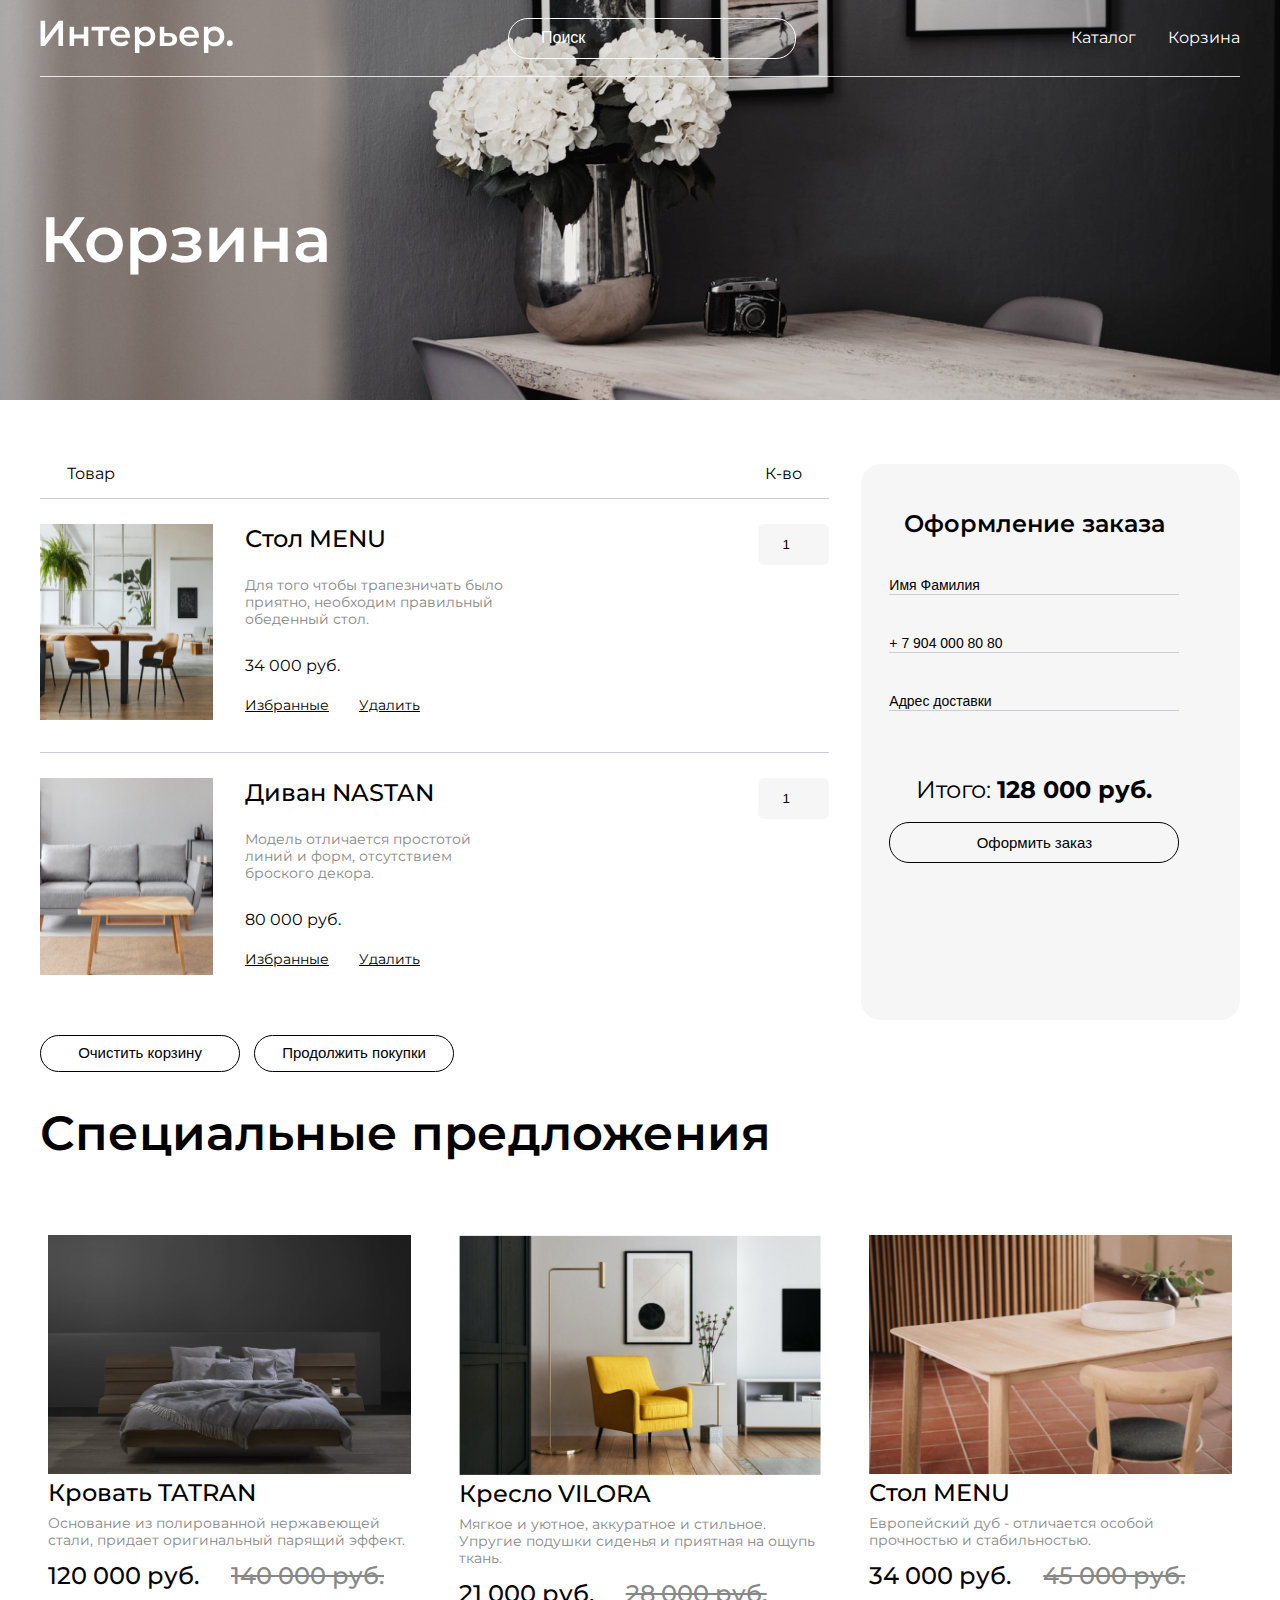
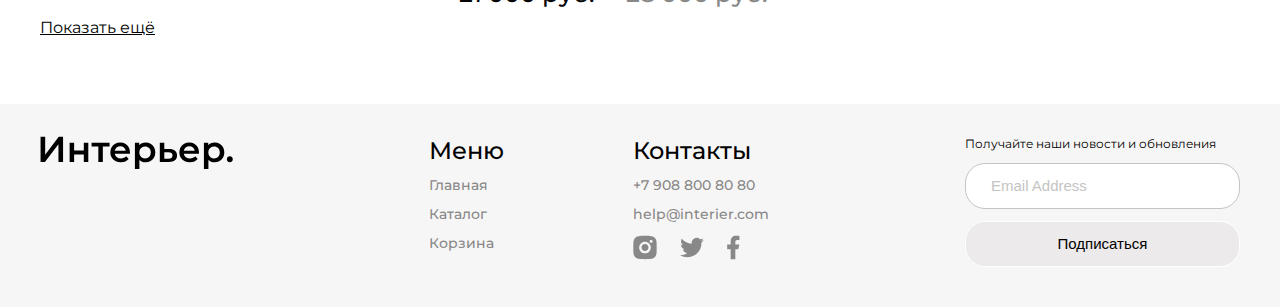
<file: cart.html>
<!DOCTYPE html>
<html lang="ru">
<head>
    <meta charset="UTF-8">
    <meta http-equiv="X-UA-Compatible" content="IE=edge">
    <meta name="viewport" content="width=device-width, initial-scale=1.0">
    <title>Корзина</title>
    <link rel="preconnect" href="https://fonts.googleapis.com">
    <link rel="preconnect" href="https://fonts.gstatic.com" crossorigin>
    <link href="https://fonts.googleapis.com/css2?family=Montserrat:wght@400;500;600&display=swap" rel="stylesheet">
    <link rel="stylesheet" href="style.css">
</head>
<body>
    <div class="top top_cart center">
        <header class="header">
            <a class="logo header_logo" href="index.html"><img class="header_logo" src="./img/logo.svg" alt="logo"></a>
            <form action="#">
                <input placeholder="Поиск" class="search" type="text">
            </form>
            <nav class="menu">
                <a href="catalog.html" class="menu_link"> Каталог </a>
                <a href="#" class="menu_link">Корзина</a>
            </nav>
            <div class="menu_mob">
                <a href="#"><svg width="17" height="16" viewBox="0 0 17 16" fill="none" xmlns="http://www.w3.org/2000/svg">
                    <path d="M2.7515 1.99141C1.59282 3.14838 0.918906 4.70363 0.867092 6.34023C0.815278 7.97682 1.38946 9.57159 2.47264 10.7995C3.55581 12.0275 5.06645 12.7962 6.69672 12.9491C8.29727 13.0991 9.89485 12.6444 11.1757 11.6766L14.5069 15.0085L14.5069 15.0085C14.5897 15.0914 14.6881 15.1571 14.7963 15.2019C14.9046 15.2468 15.0206 15.2698 15.1377 15.2698C15.2549 15.2698 15.3709 15.2468 15.4791 15.2019C15.5873 15.1571 15.6857 15.0914 15.7685 15.0085C15.8514 14.9257 15.9171 14.8274 15.9619 14.7191C16.0068 14.6109 16.0298 14.4949 16.0298 14.3777C16.0298 14.2606 16.0068 14.1446 15.9619 14.0363C15.9171 13.9281 15.8514 13.8298 15.7685 13.7469L15.7685 13.7469L12.4368 10.416C13.4021 9.13496 13.8547 7.53846 13.7038 5.93943C13.5501 4.31054 12.7816 2.80139 11.5547 1.719C10.3277 0.636623 8.73451 0.0623154 7.09916 0.11292C5.46381 0.163525 3.90917 0.835233 2.7515 1.99141ZM2.7515 1.99141L2.82216 2.06217L2.7515 1.99141ZM10.5895 3.25366C11.0271 3.68416 11.3751 4.19703 11.6135 4.76269C11.8518 5.32835 11.9758 5.93561 11.9783 6.54944C11.9808 7.16327 11.8618 7.77152 11.628 8.3391C11.3943 8.90669 11.0505 9.42238 10.6164 9.85642C10.1824 10.2905 9.66668 10.6343 9.09909 10.868C8.53151 11.1018 7.92326 11.2208 7.30943 11.2183C6.6956 11.2158 6.08834 11.0918 5.52268 10.8535C4.95702 10.6151 4.44415 10.2671 4.01365 9.82954C3.15334 8.95509 2.67341 7.77613 2.6784 6.54944C2.6834 5.32275 3.17291 4.14773 4.04032 3.28033C4.90772 2.41292 6.08274 1.92341 7.30943 1.91841C8.53612 1.91342 9.71508 2.39335 10.5895 3.25366Z" fill="white" stroke="white" stroke-width="0.2"/>
                    </svg>
                </a>
                <a href="catalog.html"><svg width="20" height="21" viewBox="0 0 20 21" fill="none" xmlns="http://www.w3.org/2000/svg">
                    <rect x="0.800537" y="0.900024" width="4.57143" height="4.57143" fill="white"/>
                    <rect x="0.800537" y="8.21436" width="4.57143" height="4.57143" fill="white"/>
                    <rect x="0.800537" y="15.5286" width="4.57143" height="4.57143" fill="white"/>
                    <rect x="8.11401" y="8.21436" width="4.57143" height="4.57143" fill="white"/>
                    <rect x="8.11401" y="15.5286" width="4.57143" height="4.57143" fill="white"/>
                    <rect x="8.11401" y="0.900024" width="4.57143" height="4.57143" fill="white"/>
                    <rect x="15.4285" y="8.21436" width="4.57143" height="4.57143" fill="white"/>
                    <rect x="15.4285" y="15.5286" width="4.57143" height="4.57143" fill="white"/>
                    <rect x="15.4285" y="0.900024" width="4.57143" height="4.57143" fill="white"/>
                    </svg>
                </a>
                <a href="cart.html"><svg width="19" height="17" viewBox="0 0 19 17" fill="none" xmlns="http://www.w3.org/2000/svg">
                    <path d="M11.5834 16.8333C12.1359 16.8333 12.6658 16.6138 13.0566 16.2231C13.4473 15.8324 13.6667 15.3025 13.6667 14.75C13.6667 14.1974 13.4473 13.6675 13.0566 13.2768C12.6658 12.8861 12.1359 12.6666 11.5834 12.6666C11.0309 12.6666 10.501 12.8861 10.1103 13.2768C9.71957 13.6675 9.50008 14.1974 9.50008 14.75C9.50008 15.3025 9.71957 15.8324 10.1103 16.2231C10.501 16.6138 11.0309 16.8333 11.5834 16.8333ZM4.29174 16.8333C4.84428 16.8333 5.37418 16.6138 5.76488 16.2231C6.15558 15.8324 6.37508 15.3025 6.37508 14.75C6.37508 14.1974 6.15558 13.6675 5.76488 13.2768C5.37418 12.8861 4.84428 12.6666 4.29174 12.6666C3.73921 12.6666 3.20931 12.8861 2.81861 13.2768C2.4279 13.6675 2.20841 14.1974 2.20841 14.75C2.20841 15.3025 2.4279 15.8324 2.81861 16.2231C3.20931 16.6138 3.73921 16.8333 4.29174 16.8333ZM17.873 2.16975C18.133 2.16136 18.3796 2.05217 18.5606 1.86525C18.7416 1.67834 18.8428 1.42836 18.8428 1.16819C18.8428 0.908013 18.7416 0.658037 18.5606 0.471123C18.3796 0.28421 18.133 0.175013 17.873 0.166626H16.674C15.7345 0.166626 14.922 0.818709 14.7178 1.73538L13.4126 7.61246C13.2084 8.52912 12.3959 9.18121 11.4563 9.18121H3.63133L2.12924 3.17079H11.8636C12.1212 3.15904 12.3644 3.04844 12.5425 2.86199C12.7206 2.67555 12.82 2.42761 12.82 2.16975C12.82 1.91189 12.7206 1.66395 12.5425 1.47751C12.3644 1.29106 12.1212 1.18046 11.8636 1.16871H2.12924C1.82473 1.16862 1.5242 1.23796 1.25051 1.37145C0.976816 1.50495 0.737162 1.69909 0.549763 1.93911C0.362364 2.17913 0.232155 2.45872 0.169035 2.75662C0.105913 3.05452 0.111544 3.36289 0.185495 3.65829L1.68758 9.66662C1.79586 10.1002 2.046 10.485 2.39821 10.7601C2.75042 11.0351 3.18447 11.1844 3.63133 11.1843H11.4563C12.368 11.1845 13.2524 10.8736 13.9636 10.3032C14.6748 9.73275 15.1701 8.93681 15.3678 8.04683L16.674 2.16975H17.873Z" fill="white"/>
                    </svg>
                </a>
            </div>
        </header>
        <section class="start">
            <h1 class="heading heading_catalog">Корзина </h1>
        </section>
    </div>
    <div class="cart center">
        <div class="cart_content">
            <div class="cart_name_box">
                <p>Товар</p>
                <p>К-во</p>
            </div>
            <div class="cart_item">
                <div class="cart_left">
                    <img class="cart_img" src="./img/cart_stol_menu.jpg" alt="menu_stol">
                    <div class="cart_info">
                        <h4 class="name"><a href="#" class="name">Стол MENU</a></h4>
                        <p class="desc">Для того чтобы трапезничать было приятно, необходим правильный обеденный стол.</p>
                        <p class="cart_price">34 000 руб.</p>
                        <div class="cart_link">
                            <a class="cart_inlink" href="#">Избранные</a>
                            <a class="cart_inlink" href="#">Удалить</a>
                        </div>
                    </div>
                </div>
                <input class="cart_input_item" value="1" type="number" min="1">
            </div>
            <div class="cart_item">
                <div class="cart_left">
                    <img class="cart_img" src="./img/cart_divan_nastan.jpg" alt="menu_stol">
                    <div class="cart_info">
                        <h4 class="name"><a href="#" class="name">Диван NASTAN</a></h4>
                        <p class="desc">Модель отличается простотой линий и форм, отсутствием броского декора. </p>
                        <p class="cart_price">80 000 руб.</p>
                        <div class="cart_link">
                            <a class="cart_inlink" href="#">Избранные</a>
                            <a class="cart_inlink" href="#">Удалить</a>
                        </div>
                    </div>
                </div>
                <input class="cart_input_item" value="1" type="number" min="1">
                <div class="cart_btn руб.">
                    <form action="#">
                        <button class="cart_btn_button" type="button">Очистить корзину</button>
                    </form>
                    <form action="catalog.html"><button class="cart_btn_button cart_btn_button_balck" type="button">Продолжить покупки</button></form>
                </div>
            </div>
        </div>
        <div class="cart_form">
            <h3 class="cart_form_title">Оформление заказа</h3>
            <div class="cart_form_input">
                <input class="cart_input" placeholder="Имя Фамилия" type="text">
                <input class="cart_input" placeholder="+ 7 904 000 80 80" type="tel">
                <input class="cart_input" placeholder="Адрес доставки" type="text">
            </div>
            <h3 class="cart_form_price">Итого: <b> 128 000 руб. </b></h3>
            <button class="cart_button" type="submit">Оформить заказ</button>
        </div>
    </div>
    <section class="product_box special_offers center">
        <h2 class="title">Специальные предложения</h2>
        <div class="product_content">
            <div class="product">
                <div class="icon__product">
                    <div class="product__cart">
                        <a href="#">
                            <svg width="20" height="22" viewBox="0 0 20 22" fill="none" xmlns="http://www.w3.org/2000/svg">
                                <path d="M5 7V5C5 3.67916 5.07093 1.93397 6 1C6.92908 0.0660251 8.68609 0 10 0C11.3139 0 13.0709 0.0660251 14 1C14.9291 1.93397 15 3.67916 15 5V7H18C18.2628 7 18.8142 6.81321 19 7C19.1858 7.18679 19 7.73583 19 8V20C19 20.2642 19.1858 20.8132 19 21C18.8142 21.1868 18.2628 21 18 21H2C1.73722 21 1.18582 21.1868 1 21C0.814189 20.8132 1 20.2642 1 20V8C1 7.73583 0.814189 7.18679 1 7C1.18582 6.81321 1.73722 7 2 7H5ZM5 9H3V19H17V9H15V11H13V9H7V11H5V9ZM7 7H13V5C13 4.2075 12.5575 3.56038 12 3C11.4426 2.43962 10.7884 2 10 2C9.21166 2 8.55745 2.43962 8 3C7.44256 3.56038 7 4.2075 7 5V7Z" fill="#C4C4C4"/>
                                </svg>
                        </a>
                    </div>
                    <div class="product__like">
                        <a href="#">
                            <svg width="20" height="20" viewBox="0 0 20 20" fill="none" xmlns="http://www.w3.org/2000/svg">
                                <path d="M9.99999 19C9.35499 18.428 8.62599 17.833 7.85499 17.2H7.84499C5.12999 14.98 2.05299 12.468 0.693992 9.458C0.24751 8.49973 0.0108963 7.45713 -1.91116e-05 6.4C-0.00300091 4.94949 0.578763 3.55899 1.6138 2.54277C2.64884 1.52655 4.04978 0.970397 5.49999 1C6.68062 1.00187 7.83583 1.34308 8.82799 1.983C9.26396 2.26597 9.65841 2.60826 9.99999 3C10.3435 2.6098 10.738 2.26771 11.173 1.983C12.1647 1.34296 13.3197 1.00172 14.5 1C15.9502 0.970397 17.3511 1.52655 18.3862 2.54277C19.4212 3.55899 20.003 4.94949 20 6.4C19.9898 7.45882 19.7532 8.5032 19.306 9.463C17.947 12.473 14.871 14.984 12.156 17.2L12.146 17.208C11.374 17.837 10.646 18.432 10.001 19.008L9.99999 19ZM5.49999 3C4.5685 2.98835 3.67006 3.34485 2.99999 3.992C2.35438 4.62617 1.99355 5.49505 1.99991 6.4C2.01132 7.1705 2.18582 7.92985 2.51199 8.628C3.1535 9.92671 4.0191 11.1021 5.06899 12.1C6.05999 13.1 7.19999 14.068 8.18599 14.882C8.45899 15.107 8.73699 15.334 9.01499 15.561L9.18999 15.704C9.45699 15.922 9.73299 16.148 9.99999 16.37L10.013 16.358L10.019 16.353H10.025L10.034 16.346H10.039H10.044L10.062 16.331L10.103 16.298L10.11 16.292L10.121 16.284H10.127L10.136 16.276L10.8 15.731L10.974 15.588C11.255 15.359 11.533 15.132 11.806 14.907C12.792 14.093 13.933 13.126 14.924 12.121C15.974 11.1236 16.8397 9.94852 17.481 8.65C17.8131 7.9458 17.9901 7.17851 18 6.4C18.0042 5.49784 17.6435 4.6323 17 4C16.3312 3.34992 15.4326 2.99049 14.5 3C13.3619 2.99033 12.2739 3.46737 11.51 4.311L9.99999 6.051L8.48999 4.311C7.72606 3.46737 6.63807 2.99033 5.49999 3Z" fill="#C4C4C4"/>
                                </svg>
                        </a>
                    </div>
                </div>
                <img class="product_img" src="./img/krowat_tatran.jpg" alt="voda">
                <h3 class="name"><a href="#" class="name">Кровать TATRAN</a></h3>
                <p class="desc">Основание из полированной нержавеющей стали, придает оригинальный парящий эффект.</p>
                <div class="price_low">
                    <p class="price">120 000 руб.</p>
                    <p class="price_full">140 000 руб.</p>
                </div>
            </div>
            <div class="product">
                <div class="icon__product">
                    <div class="product__cart">
                        <a href="#">
                            <svg width="20" height="22" viewBox="0 0 20 22" fill="none" xmlns="http://www.w3.org/2000/svg">
                                <path d="M5 7V5C5 3.67916 5.07093 1.93397 6 1C6.92908 0.0660251 8.68609 0 10 0C11.3139 0 13.0709 0.0660251 14 1C14.9291 1.93397 15 3.67916 15 5V7H18C18.2628 7 18.8142 6.81321 19 7C19.1858 7.18679 19 7.73583 19 8V20C19 20.2642 19.1858 20.8132 19 21C18.8142 21.1868 18.2628 21 18 21H2C1.73722 21 1.18582 21.1868 1 21C0.814189 20.8132 1 20.2642 1 20V8C1 7.73583 0.814189 7.18679 1 7C1.18582 6.81321 1.73722 7 2 7H5ZM5 9H3V19H17V9H15V11H13V9H7V11H5V9ZM7 7H13V5C13 4.2075 12.5575 3.56038 12 3C11.4426 2.43962 10.7884 2 10 2C9.21166 2 8.55745 2.43962 8 3C7.44256 3.56038 7 4.2075 7 5V7Z" fill="#C4C4C4"/>
                                </svg>
                        </a>
                    </div>
                    <div class="product__like">
                        <a href="#">
                            <svg width="20" height="20" viewBox="0 0 20 20" fill="none" xmlns="http://www.w3.org/2000/svg">
                                <path d="M9.99999 19C9.35499 18.428 8.62599 17.833 7.85499 17.2H7.84499C5.12999 14.98 2.05299 12.468 0.693992 9.458C0.24751 8.49973 0.0108963 7.45713 -1.91116e-05 6.4C-0.00300091 4.94949 0.578763 3.55899 1.6138 2.54277C2.64884 1.52655 4.04978 0.970397 5.49999 1C6.68062 1.00187 7.83583 1.34308 8.82799 1.983C9.26396 2.26597 9.65841 2.60826 9.99999 3C10.3435 2.6098 10.738 2.26771 11.173 1.983C12.1647 1.34296 13.3197 1.00172 14.5 1C15.9502 0.970397 17.3511 1.52655 18.3862 2.54277C19.4212 3.55899 20.003 4.94949 20 6.4C19.9898 7.45882 19.7532 8.5032 19.306 9.463C17.947 12.473 14.871 14.984 12.156 17.2L12.146 17.208C11.374 17.837 10.646 18.432 10.001 19.008L9.99999 19ZM5.49999 3C4.5685 2.98835 3.67006 3.34485 2.99999 3.992C2.35438 4.62617 1.99355 5.49505 1.99991 6.4C2.01132 7.1705 2.18582 7.92985 2.51199 8.628C3.1535 9.92671 4.0191 11.1021 5.06899 12.1C6.05999 13.1 7.19999 14.068 8.18599 14.882C8.45899 15.107 8.73699 15.334 9.01499 15.561L9.18999 15.704C9.45699 15.922 9.73299 16.148 9.99999 16.37L10.013 16.358L10.019 16.353H10.025L10.034 16.346H10.039H10.044L10.062 16.331L10.103 16.298L10.11 16.292L10.121 16.284H10.127L10.136 16.276L10.8 15.731L10.974 15.588C11.255 15.359 11.533 15.132 11.806 14.907C12.792 14.093 13.933 13.126 14.924 12.121C15.974 11.1236 16.8397 9.94852 17.481 8.65C17.8131 7.9458 17.9901 7.17851 18 6.4C18.0042 5.49784 17.6435 4.6323 17 4C16.3312 3.34992 15.4326 2.99049 14.5 3C13.3619 2.99033 12.2739 3.46737 11.51 4.311L9.99999 6.051L8.48999 4.311C7.72606 3.46737 6.63807 2.99033 5.49999 3Z" fill="#C4C4C4"/>
                                </svg>
                        </a>
                    </div>
                </div>
                <img class="product_img" src="./img/vilora.jpg" alt="ronald">
                <h3 class="name"><a href="#" class="name">Кресло VILORA</a></h3>
                <p class="desc">Мягкое и уютное, аккуратное и стильное. Упругие подушки сиденья и приятная на ощупь ткань. </p>
                <div class="price_low">
                    <p class="price">21 000 руб.</p>
                    <p class="price_full">28 000 руб.</p>
                </div>
            </div>
            <div class="product">
                <div class="icon__product">
                    <div class="product__cart">
                        <a href="#">
                            <svg width="20" height="22" viewBox="0 0 20 22" fill="none" xmlns="http://www.w3.org/2000/svg">
                                <path d="M5 7V5C5 3.67916 5.07093 1.93397 6 1C6.92908 0.0660251 8.68609 0 10 0C11.3139 0 13.0709 0.0660251 14 1C14.9291 1.93397 15 3.67916 15 5V7H18C18.2628 7 18.8142 6.81321 19 7C19.1858 7.18679 19 7.73583 19 8V20C19 20.2642 19.1858 20.8132 19 21C18.8142 21.1868 18.2628 21 18 21H2C1.73722 21 1.18582 21.1868 1 21C0.814189 20.8132 1 20.2642 1 20V8C1 7.73583 0.814189 7.18679 1 7C1.18582 6.81321 1.73722 7 2 7H5ZM5 9H3V19H17V9H15V11H13V9H7V11H5V9ZM7 7H13V5C13 4.2075 12.5575 3.56038 12 3C11.4426 2.43962 10.7884 2 10 2C9.21166 2 8.55745 2.43962 8 3C7.44256 3.56038 7 4.2075 7 5V7Z" fill="#C4C4C4"/>
                                </svg>
                        </a>
                    </div>
                    <div class="product__like">
                        <a href="#">
                            <svg width="20" height="20" viewBox="0 0 20 20" fill="none" xmlns="http://www.w3.org/2000/svg">
                                <path d="M9.99999 19C9.35499 18.428 8.62599 17.833 7.85499 17.2H7.84499C5.12999 14.98 2.05299 12.468 0.693992 9.458C0.24751 8.49973 0.0108963 7.45713 -1.91116e-05 6.4C-0.00300091 4.94949 0.578763 3.55899 1.6138 2.54277C2.64884 1.52655 4.04978 0.970397 5.49999 1C6.68062 1.00187 7.83583 1.34308 8.82799 1.983C9.26396 2.26597 9.65841 2.60826 9.99999 3C10.3435 2.6098 10.738 2.26771 11.173 1.983C12.1647 1.34296 13.3197 1.00172 14.5 1C15.9502 0.970397 17.3511 1.52655 18.3862 2.54277C19.4212 3.55899 20.003 4.94949 20 6.4C19.9898 7.45882 19.7532 8.5032 19.306 9.463C17.947 12.473 14.871 14.984 12.156 17.2L12.146 17.208C11.374 17.837 10.646 18.432 10.001 19.008L9.99999 19ZM5.49999 3C4.5685 2.98835 3.67006 3.34485 2.99999 3.992C2.35438 4.62617 1.99355 5.49505 1.99991 6.4C2.01132 7.1705 2.18582 7.92985 2.51199 8.628C3.1535 9.92671 4.0191 11.1021 5.06899 12.1C6.05999 13.1 7.19999 14.068 8.18599 14.882C8.45899 15.107 8.73699 15.334 9.01499 15.561L9.18999 15.704C9.45699 15.922 9.73299 16.148 9.99999 16.37L10.013 16.358L10.019 16.353H10.025L10.034 16.346H10.039H10.044L10.062 16.331L10.103 16.298L10.11 16.292L10.121 16.284H10.127L10.136 16.276L10.8 15.731L10.974 15.588C11.255 15.359 11.533 15.132 11.806 14.907C12.792 14.093 13.933 13.126 14.924 12.121C15.974 11.1236 16.8397 9.94852 17.481 8.65C17.8131 7.9458 17.9901 7.17851 18 6.4C18.0042 5.49784 17.6435 4.6323 17 4C16.3312 3.34992 15.4326 2.99049 14.5 3C13.3619 2.99033 12.2739 3.46737 11.51 4.311L9.99999 6.051L8.48999 4.311C7.72606 3.46737 6.63807 2.99033 5.49999 3Z" fill="#C4C4C4"/>
                                </svg>
                        </a>
                    </div>
                </div>
                <img class="product_img" src="./img/stol_menu.jpg" alt="vent">
                <h3 class="name"><a href="#" class="name">Стол MENU</a></h3>
                <p class="desc">Европейский дуб - отличается особой прочностью и стабильностью.</p>
                <div class="price_low">
                    <p class="price">34 000 руб.</p>
                    <p class="price_full">45 000 руб.</p>
                </div>
            </div>
        </div>
    </section>
    <div class="link_box center">
        <a href="catalog.html" class="link_catalog">Показать ещё</a>
    </div>
    <footer class="footer center">
        <div class="footer_logo">
            <a href="index.html">
                <img src="./img/logo_footer.svg" alt="logo">
            </a>
        </div>
            <div class="footer_info">
                <nav class="footer_item">
                    <h4 class="caption" >Меню</h4>
                    <a href="index.html" class="link_footer menu_footer">Главная</a>
                    <a href="catalog.html" class="link_footer menu_footer">Каталог</a>
                    <a href="#" class="link_footer menu_footer">Корзина</a>
                </nav>
                <div class="footer_item">
                    <h4 class="caption">Контакты</h4>
                    <a href="tel:+79088008080" class="link_footer">+7 908 800 80 80</a>
                    <a href="maito:help@interier.com" class="link_footer">help@interier.com</a>
                    <div class="footer_icons">
                        <a href="#"><svg class="footer__icon" width="24" height="25" viewBox="0 0 24 25" fill="none" xmlns="http://www.w3.org/2000/svg">
                        <path d="M12 0.833984C15.1698 0.833984 15.5653 0.845651 16.809 0.903984C18.0515 0.962318 18.8973 1.15715 19.6417 1.44648C20.4117 1.74282 21.0603 2.14415 21.709 2.79165C22.3022 3.37486 22.7613 4.08034 23.0542 4.85898C23.3423 5.60215 23.5383 6.44915 23.5967 7.69165C23.6515 8.93532 23.6667 9.33082 23.6667 12.5007C23.6667 15.6705 23.655 16.066 23.5967 17.3097C23.5383 18.5522 23.3423 19.398 23.0542 20.1423C22.7621 20.9214 22.303 21.627 21.709 22.2097C21.1256 22.8027 20.4202 23.2617 19.6417 23.5548C18.8985 23.843 18.0515 24.039 16.809 24.0973C15.5653 24.1522 15.1698 24.1673 12 24.1673C8.83017 24.1673 8.43467 24.1557 7.191 24.0973C5.9485 24.039 5.10267 23.843 4.35834 23.5548C3.57938 23.2625 2.87378 22.8034 2.291 22.2097C1.69764 21.6265 1.23859 20.921 0.945836 20.1423C0.656503 19.3992 0.461669 18.5522 0.403336 17.3097C0.348502 16.066 0.333336 15.6705 0.333336 12.5007C0.333336 9.33082 0.345002 8.93532 0.403336 7.69165C0.461669 6.44798 0.656503 5.60332 0.945836 4.85898C1.23778 4.07986 1.69694 3.37419 2.291 2.79165C2.87395 2.19809 3.5795 1.739 4.35834 1.44648C5.10267 1.15715 5.94734 0.962318 7.191 0.903984C8.43467 0.849151 8.83017 0.833984 12 0.833984ZM12 6.66732C10.4529 6.66732 8.96918 7.2819 7.87521 8.37586C6.78125 9.46982 6.16667 10.9536 6.16667 12.5007C6.16667 14.0477 6.78125 15.5315 7.87521 16.6254C8.96918 17.7194 10.4529 18.334 12 18.334C13.5471 18.334 15.0308 17.7194 16.1248 16.6254C17.2188 15.5315 17.8333 14.0477 17.8333 12.5007C17.8333 10.9536 17.2188 9.46982 16.1248 8.37586C15.0308 7.2819 13.5471 6.66732 12 6.66732ZM19.5833 6.37565C19.5833 5.98888 19.4297 5.61794 19.1562 5.34445C18.8827 5.07096 18.5118 4.91732 18.125 4.91732C17.7382 4.91732 17.3673 5.07096 17.0938 5.34445C16.8203 5.61794 16.6667 5.98888 16.6667 6.37565C16.6667 6.76243 16.8203 7.13336 17.0938 7.40685C17.3673 7.68034 17.7382 7.83398 18.125 7.83398C18.5118 7.83398 18.8827 7.68034 19.1562 7.40685C19.4297 7.13336 19.5833 6.76243 19.5833 6.37565ZM12 9.00065C12.9283 9.00065 13.8185 9.3694 14.4749 10.0258C15.1313 10.6822 15.5 11.5724 15.5 12.5007C15.5 13.4289 15.1313 14.3191 14.4749 14.9755C13.8185 15.6319 12.9283 16.0007 12 16.0007C11.0717 16.0007 10.1815 15.6319 9.52513 14.9755C8.86875 14.3191 8.5 13.4289 8.5 12.5007C8.5 11.5724 8.86875 10.6822 9.52513 10.0258C10.1815 9.3694 11.0717 9.00065 12 9.00065Z" fill="#888888"/>
                        </svg>
                        </a>
                        <a href="#"><svg class="footer__icon" width="24" height="21" viewBox="0 0 24 21" fill="none" xmlns="http://www.w3.org/2000/svg">
                        <path d="M23.8557 3.09919C22.965 3.49317 22.0205 3.75191 21.0533 3.86686C22.0727 3.2572 22.8357 2.29771 23.2 1.16719C22.2433 1.73652 21.1945 2.13552 20.1013 2.35136C19.3671 1.5657 18.3938 1.04465 17.3328 0.869207C16.2718 0.693765 15.1826 0.873764 14.2345 1.38122C13.2864 1.88868 12.5325 2.69516 12.09 3.67528C11.6475 4.65541 11.5412 5.75427 11.7877 6.80103C9.84763 6.70379 7.94973 6.19964 6.21718 5.3213C4.48462 4.44296 2.95616 3.21008 1.73101 1.70269C1.29735 2.44755 1.06946 3.29429 1.07067 4.15619C1.07067 5.84786 1.93167 7.34236 3.24067 8.21736C2.46602 8.19297 1.70841 7.98377 1.03101 7.60719V7.66786C1.03124 8.79451 1.42111 9.88641 2.1345 10.7584C2.84789 11.6304 3.8409 12.2289 4.94517 12.4524C4.22606 12.6472 3.47203 12.676 2.74017 12.5364C3.05152 13.5061 3.65835 14.3543 4.4757 14.962C5.29305 15.5697 6.27999 15.9066 7.29834 15.9255C6.28624 16.7204 5.12738 17.308 3.88804 17.6547C2.64869 18.0014 1.35316 18.1005 0.0755081 17.9462C2.30582 19.3805 4.90212 20.142 7.55384 20.1395C16.529 20.1395 21.4372 12.7044 21.4372 6.25619C21.4372 6.04619 21.4313 5.83386 21.422 5.62619C22.3773 4.93572 23.2019 4.08038 23.8568 3.10036L23.8557 3.09919Z" fill="#888888"/>
                        </svg>
                        </a>
                        <a href="#"><svg class="footer__icon" width="13" height="25" viewBox="0 0 13 25" fill="none" xmlns="http://www.w3.org/2000/svg">
                        <path d="M8.33332 14.2218H11.25L12.4167 9.55518H8.33332V7.22184C8.33332 6.02018 8.33332 4.88851 10.6667 4.88851H12.4167V0.968509C12.0363 0.918343 10.6002 0.805176 9.08349 0.805176C5.91599 0.805176 3.66666 2.73834 3.66666 6.28851V9.55518H0.166656V14.2218H3.66666V24.1385H8.33332V14.2218Z" fill="#888888"/>
                        </svg>
                        </a>
                    </div>
                </div>
            </div>
                <form class="footer_form" action="#">
                    <p class="text_footer">Получайте наши новости и обновления</p>
                    <input type="email" placeholder="Email Address" class="email_footer">
                    <button type="submit" class="btn_sub">Подписаться</button>
                </form>
    </footer>
</body>
</html>
</file>
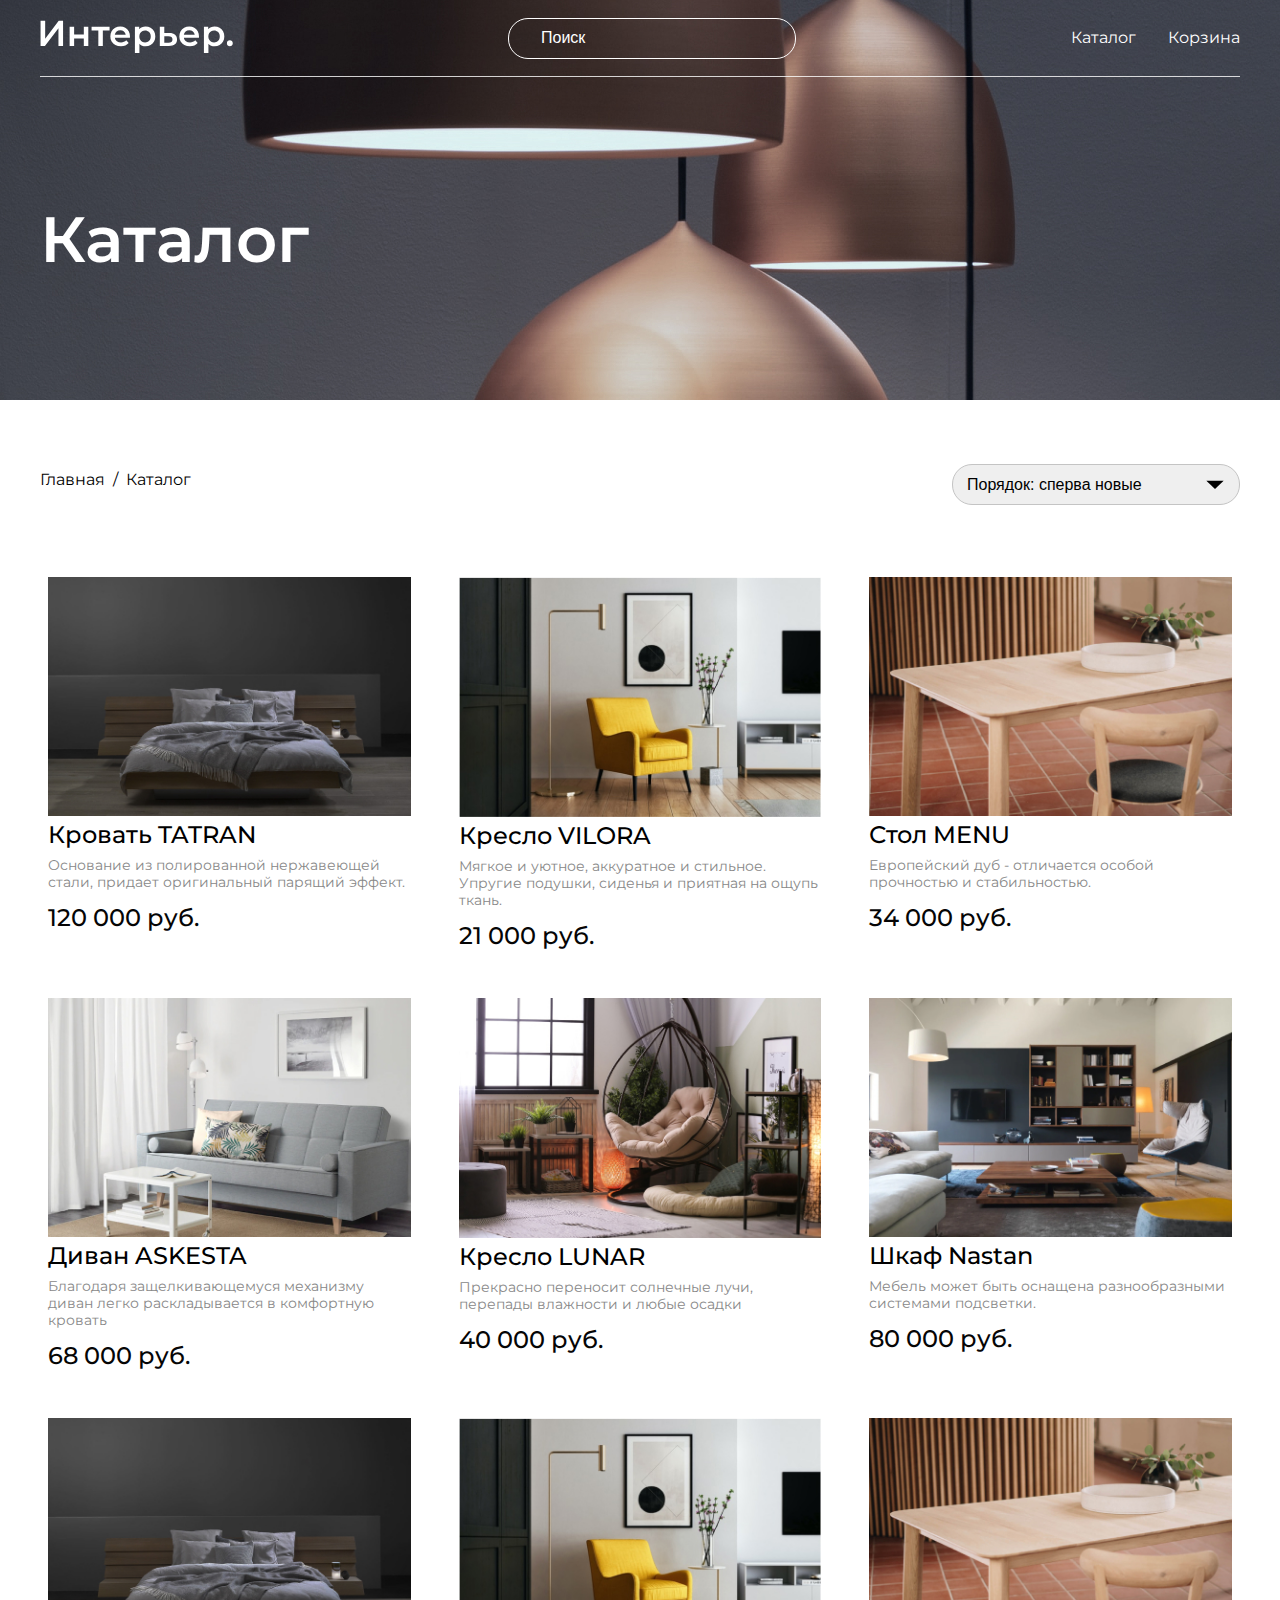
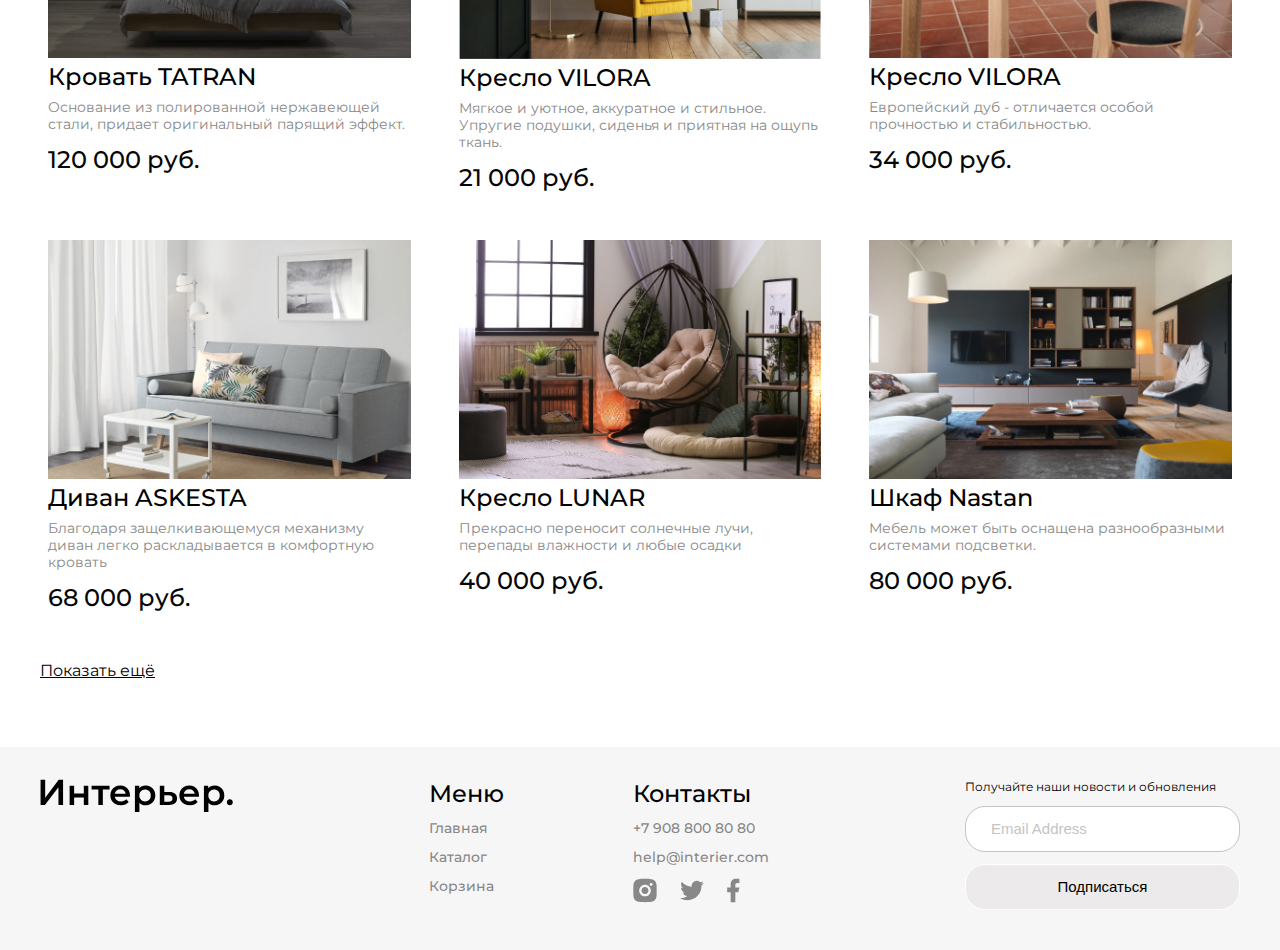
<file: catalog.html>
<!DOCTYPE html>
<html lang="ru">
<head>
    <meta charset="UTF-8">
    <meta http-equiv="X-UA-Compatible" content="IE=edge">
    <meta name="viewport" content="width=device-width, initial-scale=1.0">
    <title>Каталог</title>
    <link rel="preconnect" href="https://fonts.googleapis.com">
    <link rel="preconnect" href="https://fonts.gstatic.com" crossorigin>
    <link href="https://fonts.googleapis.com/css2?family=Montserrat:wght@400;500;600&display=swap" rel="stylesheet">
    <link rel="stylesheet" href="style.css">
</head>
<body>
    <div class="top top_catalog center">
        <header class="header">
            <a class="logo header_logo" href="index.html"><img class="header_logo" src="./img/logo.svg" alt="logo"></a>
            <form action="#">
                <input placeholder="Поиск" class="search" type="text">
            </form>
            <nav class="menu">
                <a href="catalog.html" class="menu_link"> Каталог </a>
                <a href="cart.html" class="menu_link">Корзина</a>
            </nav>
            <div class="menu_mob">
                <a href="#"><svg width="17" height="16" viewBox="0 0 17 16" fill="none" xmlns="http://www.w3.org/2000/svg">
                    <path d="M2.7515 1.99141C1.59282 3.14838 0.918906 4.70363 0.867092 6.34023C0.815278 7.97682 1.38946 9.57159 2.47264 10.7995C3.55581 12.0275 5.06645 12.7962 6.69672 12.9491C8.29727 13.0991 9.89485 12.6444 11.1757 11.6766L14.5069 15.0085L14.5069 15.0085C14.5897 15.0914 14.6881 15.1571 14.7963 15.2019C14.9046 15.2468 15.0206 15.2698 15.1377 15.2698C15.2549 15.2698 15.3709 15.2468 15.4791 15.2019C15.5873 15.1571 15.6857 15.0914 15.7685 15.0085C15.8514 14.9257 15.9171 14.8274 15.9619 14.7191C16.0068 14.6109 16.0298 14.4949 16.0298 14.3777C16.0298 14.2606 16.0068 14.1446 15.9619 14.0363C15.9171 13.9281 15.8514 13.8298 15.7685 13.7469L15.7685 13.7469L12.4368 10.416C13.4021 9.13496 13.8547 7.53846 13.7038 5.93943C13.5501 4.31054 12.7816 2.80139 11.5547 1.719C10.3277 0.636623 8.73451 0.0623154 7.09916 0.11292C5.46381 0.163525 3.90917 0.835233 2.7515 1.99141ZM2.7515 1.99141L2.82216 2.06217L2.7515 1.99141ZM10.5895 3.25366C11.0271 3.68416 11.3751 4.19703 11.6135 4.76269C11.8518 5.32835 11.9758 5.93561 11.9783 6.54944C11.9808 7.16327 11.8618 7.77152 11.628 8.3391C11.3943 8.90669 11.0505 9.42238 10.6164 9.85642C10.1824 10.2905 9.66668 10.6343 9.09909 10.868C8.53151 11.1018 7.92326 11.2208 7.30943 11.2183C6.6956 11.2158 6.08834 11.0918 5.52268 10.8535C4.95702 10.6151 4.44415 10.2671 4.01365 9.82954C3.15334 8.95509 2.67341 7.77613 2.6784 6.54944C2.6834 5.32275 3.17291 4.14773 4.04032 3.28033C4.90772 2.41292 6.08274 1.92341 7.30943 1.91841C8.53612 1.91342 9.71508 2.39335 10.5895 3.25366Z" fill="white" stroke="white" stroke-width="0.2"/>
                    </svg>
                </a>
                <a href="catalog.html"><svg width="20" height="21" viewBox="0 0 20 21" fill="none" xmlns="http://www.w3.org/2000/svg">
                    <rect x="0.800537" y="0.900024" width="4.57143" height="4.57143" fill="white"/>
                    <rect x="0.800537" y="8.21436" width="4.57143" height="4.57143" fill="white"/>
                    <rect x="0.800537" y="15.5286" width="4.57143" height="4.57143" fill="white"/>
                    <rect x="8.11401" y="8.21436" width="4.57143" height="4.57143" fill="white"/>
                    <rect x="8.11401" y="15.5286" width="4.57143" height="4.57143" fill="white"/>
                    <rect x="8.11401" y="0.900024" width="4.57143" height="4.57143" fill="white"/>
                    <rect x="15.4285" y="8.21436" width="4.57143" height="4.57143" fill="white"/>
                    <rect x="15.4285" y="15.5286" width="4.57143" height="4.57143" fill="white"/>
                    <rect x="15.4285" y="0.900024" width="4.57143" height="4.57143" fill="white"/>
                    </svg>
                </a>
                <a href="cart.html"><svg width="19" height="17" viewBox="0 0 19 17" fill="none" xmlns="http://www.w3.org/2000/svg">
                    <path d="M11.5834 16.8333C12.1359 16.8333 12.6658 16.6138 13.0566 16.2231C13.4473 15.8324 13.6667 15.3025 13.6667 14.75C13.6667 14.1974 13.4473 13.6675 13.0566 13.2768C12.6658 12.8861 12.1359 12.6666 11.5834 12.6666C11.0309 12.6666 10.501 12.8861 10.1103 13.2768C9.71957 13.6675 9.50008 14.1974 9.50008 14.75C9.50008 15.3025 9.71957 15.8324 10.1103 16.2231C10.501 16.6138 11.0309 16.8333 11.5834 16.8333ZM4.29174 16.8333C4.84428 16.8333 5.37418 16.6138 5.76488 16.2231C6.15558 15.8324 6.37508 15.3025 6.37508 14.75C6.37508 14.1974 6.15558 13.6675 5.76488 13.2768C5.37418 12.8861 4.84428 12.6666 4.29174 12.6666C3.73921 12.6666 3.20931 12.8861 2.81861 13.2768C2.4279 13.6675 2.20841 14.1974 2.20841 14.75C2.20841 15.3025 2.4279 15.8324 2.81861 16.2231C3.20931 16.6138 3.73921 16.8333 4.29174 16.8333ZM17.873 2.16975C18.133 2.16136 18.3796 2.05217 18.5606 1.86525C18.7416 1.67834 18.8428 1.42836 18.8428 1.16819C18.8428 0.908013 18.7416 0.658037 18.5606 0.471123C18.3796 0.28421 18.133 0.175013 17.873 0.166626H16.674C15.7345 0.166626 14.922 0.818709 14.7178 1.73538L13.4126 7.61246C13.2084 8.52912 12.3959 9.18121 11.4563 9.18121H3.63133L2.12924 3.17079H11.8636C12.1212 3.15904 12.3644 3.04844 12.5425 2.86199C12.7206 2.67555 12.82 2.42761 12.82 2.16975C12.82 1.91189 12.7206 1.66395 12.5425 1.47751C12.3644 1.29106 12.1212 1.18046 11.8636 1.16871H2.12924C1.82473 1.16862 1.5242 1.23796 1.25051 1.37145C0.976816 1.50495 0.737162 1.69909 0.549763 1.93911C0.362364 2.17913 0.232155 2.45872 0.169035 2.75662C0.105913 3.05452 0.111544 3.36289 0.185495 3.65829L1.68758 9.66662C1.79586 10.1002 2.046 10.485 2.39821 10.7601C2.75042 11.0351 3.18447 11.1844 3.63133 11.1843H11.4563C12.368 11.1845 13.2524 10.8736 13.9636 10.3032C14.6748 9.73275 15.1701 8.93681 15.3678 8.04683L16.674 2.16975H17.873Z" fill="white"/>
                    </svg>
                </a>
            </div>
        </header>
        <section class="start">
            <h1 class="heading heading_catalog">Каталог</h1>
        </section>
    </div>
    <nav class="navigation center">
        <div class="small_menu" >
            <ul class="breadcrumbs">
                <li class="breadcrumbs__item"><a class="link_catalog link_catalog_nav" href="index.html">Главная</a></li>
                <li class="breadcrumbs__item"><a class="link_catalog link_catalog_nav" href="catalog.html">Каталог</a></li>
            </ul>
        </div>
        <select class="sorting" name="sorting_menu" id="Порядок:спервановые">
            <option value="Порядок: сперва новые">Порядок: сперва новые</option>
            <option value="Порядок: сперва старые">Порядок: сперва старые</option>
            <option value="Порядок: сперва дорогие">Порядок: сперва дорогие</option>
            <option value="Порядок: сперва дешевые">Порядок: сперва дешевые</option>
        </select>
    </nav>
    <section class="product_box catalog center">
        <div class="product_content">
            <div class="product">
                <div class="icon__product">
                    <div class="product__cart">
                        <a href="#">
                            <svg width="20" height="22" viewBox="0 0 20 22" fill="none" xmlns="http://www.w3.org/2000/svg">
                                <path d="M5 7V5C5 3.67916 5.07093 1.93397 6 1C6.92908 0.0660251 8.68609 0 10 0C11.3139 0 13.0709 0.0660251 14 1C14.9291 1.93397 15 3.67916 15 5V7H18C18.2628 7 18.8142 6.81321 19 7C19.1858 7.18679 19 7.73583 19 8V20C19 20.2642 19.1858 20.8132 19 21C18.8142 21.1868 18.2628 21 18 21H2C1.73722 21 1.18582 21.1868 1 21C0.814189 20.8132 1 20.2642 1 20V8C1 7.73583 0.814189 7.18679 1 7C1.18582 6.81321 1.73722 7 2 7H5ZM5 9H3V19H17V9H15V11H13V9H7V11H5V9ZM7 7H13V5C13 4.2075 12.5575 3.56038 12 3C11.4426 2.43962 10.7884 2 10 2C9.21166 2 8.55745 2.43962 8 3C7.44256 3.56038 7 4.2075 7 5V7Z" fill="#C4C4C4"/>
                                </svg>
                        </a>
                    </div>
                    <div class="product__like">
                        <a href="#">
                            <svg width="20" height="20" viewBox="0 0 20 20" fill="none" xmlns="http://www.w3.org/2000/svg">
                                <path d="M9.99999 19C9.35499 18.428 8.62599 17.833 7.85499 17.2H7.84499C5.12999 14.98 2.05299 12.468 0.693992 9.458C0.24751 8.49973 0.0108963 7.45713 -1.91116e-05 6.4C-0.00300091 4.94949 0.578763 3.55899 1.6138 2.54277C2.64884 1.52655 4.04978 0.970397 5.49999 1C6.68062 1.00187 7.83583 1.34308 8.82799 1.983C9.26396 2.26597 9.65841 2.60826 9.99999 3C10.3435 2.6098 10.738 2.26771 11.173 1.983C12.1647 1.34296 13.3197 1.00172 14.5 1C15.9502 0.970397 17.3511 1.52655 18.3862 2.54277C19.4212 3.55899 20.003 4.94949 20 6.4C19.9898 7.45882 19.7532 8.5032 19.306 9.463C17.947 12.473 14.871 14.984 12.156 17.2L12.146 17.208C11.374 17.837 10.646 18.432 10.001 19.008L9.99999 19ZM5.49999 3C4.5685 2.98835 3.67006 3.34485 2.99999 3.992C2.35438 4.62617 1.99355 5.49505 1.99991 6.4C2.01132 7.1705 2.18582 7.92985 2.51199 8.628C3.1535 9.92671 4.0191 11.1021 5.06899 12.1C6.05999 13.1 7.19999 14.068 8.18599 14.882C8.45899 15.107 8.73699 15.334 9.01499 15.561L9.18999 15.704C9.45699 15.922 9.73299 16.148 9.99999 16.37L10.013 16.358L10.019 16.353H10.025L10.034 16.346H10.039H10.044L10.062 16.331L10.103 16.298L10.11 16.292L10.121 16.284H10.127L10.136 16.276L10.8 15.731L10.974 15.588C11.255 15.359 11.533 15.132 11.806 14.907C12.792 14.093 13.933 13.126 14.924 12.121C15.974 11.1236 16.8397 9.94852 17.481 8.65C17.8131 7.9458 17.9901 7.17851 18 6.4C18.0042 5.49784 17.6435 4.6323 17 4C16.3312 3.34992 15.4326 2.99049 14.5 3C13.3619 2.99033 12.2739 3.46737 11.51 4.311L9.99999 6.051L8.48999 4.311C7.72606 3.46737 6.63807 2.99033 5.49999 3Z" fill="#C4C4C4"/>
                                </svg>
                        </a>
                    </div>
                </div>
                <img class="product_img" src="./img/krowat_tatran.jpg" alt="tatran">
                <h3 class="name"><a href="#" class="name">Кровать TATRAN</a></h3>
                <p class="desc">Основание из полированной нержавеющей стали, придает оригинальный парящий эффект.</p>
                <p class="price">120 000 руб.</p>
            </div>
            <div class="product">
                <div class="icon__product">
                    <div class="product__cart">
                        <a href="#">
                            <svg width="20" height="22" viewBox="0 0 20 22" fill="none" xmlns="http://www.w3.org/2000/svg">
                                <path d="M5 7V5C5 3.67916 5.07093 1.93397 6 1C6.92908 0.0660251 8.68609 0 10 0C11.3139 0 13.0709 0.0660251 14 1C14.9291 1.93397 15 3.67916 15 5V7H18C18.2628 7 18.8142 6.81321 19 7C19.1858 7.18679 19 7.73583 19 8V20C19 20.2642 19.1858 20.8132 19 21C18.8142 21.1868 18.2628 21 18 21H2C1.73722 21 1.18582 21.1868 1 21C0.814189 20.8132 1 20.2642 1 20V8C1 7.73583 0.814189 7.18679 1 7C1.18582 6.81321 1.73722 7 2 7H5ZM5 9H3V19H17V9H15V11H13V9H7V11H5V9ZM7 7H13V5C13 4.2075 12.5575 3.56038 12 3C11.4426 2.43962 10.7884 2 10 2C9.21166 2 8.55745 2.43962 8 3C7.44256 3.56038 7 4.2075 7 5V7Z" fill="#C4C4C4"/>
                                </svg>
                        </a>
                    </div>
                    <div class="product__like">
                        <a href="#">
                            <svg width="20" height="20" viewBox="0 0 20 20" fill="none" xmlns="http://www.w3.org/2000/svg">
                                <path d="M9.99999 19C9.35499 18.428 8.62599 17.833 7.85499 17.2H7.84499C5.12999 14.98 2.05299 12.468 0.693992 9.458C0.24751 8.49973 0.0108963 7.45713 -1.91116e-05 6.4C-0.00300091 4.94949 0.578763 3.55899 1.6138 2.54277C2.64884 1.52655 4.04978 0.970397 5.49999 1C6.68062 1.00187 7.83583 1.34308 8.82799 1.983C9.26396 2.26597 9.65841 2.60826 9.99999 3C10.3435 2.6098 10.738 2.26771 11.173 1.983C12.1647 1.34296 13.3197 1.00172 14.5 1C15.9502 0.970397 17.3511 1.52655 18.3862 2.54277C19.4212 3.55899 20.003 4.94949 20 6.4C19.9898 7.45882 19.7532 8.5032 19.306 9.463C17.947 12.473 14.871 14.984 12.156 17.2L12.146 17.208C11.374 17.837 10.646 18.432 10.001 19.008L9.99999 19ZM5.49999 3C4.5685 2.98835 3.67006 3.34485 2.99999 3.992C2.35438 4.62617 1.99355 5.49505 1.99991 6.4C2.01132 7.1705 2.18582 7.92985 2.51199 8.628C3.1535 9.92671 4.0191 11.1021 5.06899 12.1C6.05999 13.1 7.19999 14.068 8.18599 14.882C8.45899 15.107 8.73699 15.334 9.01499 15.561L9.18999 15.704C9.45699 15.922 9.73299 16.148 9.99999 16.37L10.013 16.358L10.019 16.353H10.025L10.034 16.346H10.039H10.044L10.062 16.331L10.103 16.298L10.11 16.292L10.121 16.284H10.127L10.136 16.276L10.8 15.731L10.974 15.588C11.255 15.359 11.533 15.132 11.806 14.907C12.792 14.093 13.933 13.126 14.924 12.121C15.974 11.1236 16.8397 9.94852 17.481 8.65C17.8131 7.9458 17.9901 7.17851 18 6.4C18.0042 5.49784 17.6435 4.6323 17 4C16.3312 3.34992 15.4326 2.99049 14.5 3C13.3619 2.99033 12.2739 3.46737 11.51 4.311L9.99999 6.051L8.48999 4.311C7.72606 3.46737 6.63807 2.99033 5.49999 3Z" fill="#C4C4C4"/>
                                </svg>
                        </a>
                    </div>
                </div>
                <img class="product_img" src="./img/vilora.jpg" alt="vilora">
                <h3 class="name"><a href="#" class="name">Кресло VILORA</a></h3>
                <p class="desc">Мягкое и уютное, аккуратное и стильное. Упругие подушки, сиденья и приятная на ощупь ткань.</p>
                <p class="price">21 000 руб.</p>
            </div>
            <div class="product">
                <div class="icon__product">
                    <div class="product__cart">
                        <a href="#">
                            <svg width="20" height="22" viewBox="0 0 20 22" fill="none" xmlns="http://www.w3.org/2000/svg">
                                <path d="M5 7V5C5 3.67916 5.07093 1.93397 6 1C6.92908 0.0660251 8.68609 0 10 0C11.3139 0 13.0709 0.0660251 14 1C14.9291 1.93397 15 3.67916 15 5V7H18C18.2628 7 18.8142 6.81321 19 7C19.1858 7.18679 19 7.73583 19 8V20C19 20.2642 19.1858 20.8132 19 21C18.8142 21.1868 18.2628 21 18 21H2C1.73722 21 1.18582 21.1868 1 21C0.814189 20.8132 1 20.2642 1 20V8C1 7.73583 0.814189 7.18679 1 7C1.18582 6.81321 1.73722 7 2 7H5ZM5 9H3V19H17V9H15V11H13V9H7V11H5V9ZM7 7H13V5C13 4.2075 12.5575 3.56038 12 3C11.4426 2.43962 10.7884 2 10 2C9.21166 2 8.55745 2.43962 8 3C7.44256 3.56038 7 4.2075 7 5V7Z" fill="#C4C4C4"/>
                                </svg>
                        </a>
                    </div>
                    <div class="product__like">
                        <a href="#">
                            <svg width="20" height="20" viewBox="0 0 20 20" fill="none" xmlns="http://www.w3.org/2000/svg">
                                <path d="M9.99999 19C9.35499 18.428 8.62599 17.833 7.85499 17.2H7.84499C5.12999 14.98 2.05299 12.468 0.693992 9.458C0.24751 8.49973 0.0108963 7.45713 -1.91116e-05 6.4C-0.00300091 4.94949 0.578763 3.55899 1.6138 2.54277C2.64884 1.52655 4.04978 0.970397 5.49999 1C6.68062 1.00187 7.83583 1.34308 8.82799 1.983C9.26396 2.26597 9.65841 2.60826 9.99999 3C10.3435 2.6098 10.738 2.26771 11.173 1.983C12.1647 1.34296 13.3197 1.00172 14.5 1C15.9502 0.970397 17.3511 1.52655 18.3862 2.54277C19.4212 3.55899 20.003 4.94949 20 6.4C19.9898 7.45882 19.7532 8.5032 19.306 9.463C17.947 12.473 14.871 14.984 12.156 17.2L12.146 17.208C11.374 17.837 10.646 18.432 10.001 19.008L9.99999 19ZM5.49999 3C4.5685 2.98835 3.67006 3.34485 2.99999 3.992C2.35438 4.62617 1.99355 5.49505 1.99991 6.4C2.01132 7.1705 2.18582 7.92985 2.51199 8.628C3.1535 9.92671 4.0191 11.1021 5.06899 12.1C6.05999 13.1 7.19999 14.068 8.18599 14.882C8.45899 15.107 8.73699 15.334 9.01499 15.561L9.18999 15.704C9.45699 15.922 9.73299 16.148 9.99999 16.37L10.013 16.358L10.019 16.353H10.025L10.034 16.346H10.039H10.044L10.062 16.331L10.103 16.298L10.11 16.292L10.121 16.284H10.127L10.136 16.276L10.8 15.731L10.974 15.588C11.255 15.359 11.533 15.132 11.806 14.907C12.792 14.093 13.933 13.126 14.924 12.121C15.974 11.1236 16.8397 9.94852 17.481 8.65C17.8131 7.9458 17.9901 7.17851 18 6.4C18.0042 5.49784 17.6435 4.6323 17 4C16.3312 3.34992 15.4326 2.99049 14.5 3C13.3619 2.99033 12.2739 3.46737 11.51 4.311L9.99999 6.051L8.48999 4.311C7.72606 3.46737 6.63807 2.99033 5.49999 3Z" fill="#C4C4C4"/>
                                </svg>
                        </a>
                    </div>
                </div>
                <img class="product_img" src="./img/stol_menu.jpg" alt="table_menu">
                <h3 class="name"><a href="#" class="name">Стол MENU</a></h3>
                <p class="desc">Европейский дуб - отличается особой прочностью и стабильностью.</p>
                <p class="price">34 000 руб.</p>
            </div>
            <div class="product">
                <div class="icon__product">
                    <div class="product__cart">
                        <a href="#">
                            <svg width="20" height="22" viewBox="0 0 20 22" fill="none" xmlns="http://www.w3.org/2000/svg">
                                <path d="M5 7V5C5 3.67916 5.07093 1.93397 6 1C6.92908 0.0660251 8.68609 0 10 0C11.3139 0 13.0709 0.0660251 14 1C14.9291 1.93397 15 3.67916 15 5V7H18C18.2628 7 18.8142 6.81321 19 7C19.1858 7.18679 19 7.73583 19 8V20C19 20.2642 19.1858 20.8132 19 21C18.8142 21.1868 18.2628 21 18 21H2C1.73722 21 1.18582 21.1868 1 21C0.814189 20.8132 1 20.2642 1 20V8C1 7.73583 0.814189 7.18679 1 7C1.18582 6.81321 1.73722 7 2 7H5ZM5 9H3V19H17V9H15V11H13V9H7V11H5V9ZM7 7H13V5C13 4.2075 12.5575 3.56038 12 3C11.4426 2.43962 10.7884 2 10 2C9.21166 2 8.55745 2.43962 8 3C7.44256 3.56038 7 4.2075 7 5V7Z" fill="#C4C4C4"/>
                                </svg>
                        </a>
                    </div>
                    <div class="product__like">
                        <a href="#">
                            <svg width="20" height="20" viewBox="0 0 20 20" fill="none" xmlns="http://www.w3.org/2000/svg">
                                <path d="M9.99999 19C9.35499 18.428 8.62599 17.833 7.85499 17.2H7.84499C5.12999 14.98 2.05299 12.468 0.693992 9.458C0.24751 8.49973 0.0108963 7.45713 -1.91116e-05 6.4C-0.00300091 4.94949 0.578763 3.55899 1.6138 2.54277C2.64884 1.52655 4.04978 0.970397 5.49999 1C6.68062 1.00187 7.83583 1.34308 8.82799 1.983C9.26396 2.26597 9.65841 2.60826 9.99999 3C10.3435 2.6098 10.738 2.26771 11.173 1.983C12.1647 1.34296 13.3197 1.00172 14.5 1C15.9502 0.970397 17.3511 1.52655 18.3862 2.54277C19.4212 3.55899 20.003 4.94949 20 6.4C19.9898 7.45882 19.7532 8.5032 19.306 9.463C17.947 12.473 14.871 14.984 12.156 17.2L12.146 17.208C11.374 17.837 10.646 18.432 10.001 19.008L9.99999 19ZM5.49999 3C4.5685 2.98835 3.67006 3.34485 2.99999 3.992C2.35438 4.62617 1.99355 5.49505 1.99991 6.4C2.01132 7.1705 2.18582 7.92985 2.51199 8.628C3.1535 9.92671 4.0191 11.1021 5.06899 12.1C6.05999 13.1 7.19999 14.068 8.18599 14.882C8.45899 15.107 8.73699 15.334 9.01499 15.561L9.18999 15.704C9.45699 15.922 9.73299 16.148 9.99999 16.37L10.013 16.358L10.019 16.353H10.025L10.034 16.346H10.039H10.044L10.062 16.331L10.103 16.298L10.11 16.292L10.121 16.284H10.127L10.136 16.276L10.8 15.731L10.974 15.588C11.255 15.359 11.533 15.132 11.806 14.907C12.792 14.093 13.933 13.126 14.924 12.121C15.974 11.1236 16.8397 9.94852 17.481 8.65C17.8131 7.9458 17.9901 7.17851 18 6.4C18.0042 5.49784 17.6435 4.6323 17 4C16.3312 3.34992 15.4326 2.99049 14.5 3C13.3619 2.99033 12.2739 3.46737 11.51 4.311L9.99999 6.051L8.48999 4.311C7.72606 3.46737 6.63807 2.99033 5.49999 3Z" fill="#C4C4C4"/>
                                </svg>
                        </a>
                    </div>
                </div>
                <img class="product_img" src="./img/divan_asketa.jpg" alt="askesta">
                <h3 class="name"><a href="#" class="name">Диван ASKESTA</a></h3>
                <p class="desc">Благодаря защелкивающемуся механизму диван легко раскладывается в комфортную кровать</p>
                <p class="price">68 000 руб.</p>
            </div>
            <div class="product">
                <div class="icon__product">
                    <div class="product__cart">
                        <a href="#">
                            <svg width="20" height="22" viewBox="0 0 20 22" fill="none" xmlns="http://www.w3.org/2000/svg">
                                <path d="M5 7V5C5 3.67916 5.07093 1.93397 6 1C6.92908 0.0660251 8.68609 0 10 0C11.3139 0 13.0709 0.0660251 14 1C14.9291 1.93397 15 3.67916 15 5V7H18C18.2628 7 18.8142 6.81321 19 7C19.1858 7.18679 19 7.73583 19 8V20C19 20.2642 19.1858 20.8132 19 21C18.8142 21.1868 18.2628 21 18 21H2C1.73722 21 1.18582 21.1868 1 21C0.814189 20.8132 1 20.2642 1 20V8C1 7.73583 0.814189 7.18679 1 7C1.18582 6.81321 1.73722 7 2 7H5ZM5 9H3V19H17V9H15V11H13V9H7V11H5V9ZM7 7H13V5C13 4.2075 12.5575 3.56038 12 3C11.4426 2.43962 10.7884 2 10 2C9.21166 2 8.55745 2.43962 8 3C7.44256 3.56038 7 4.2075 7 5V7Z" fill="#C4C4C4"/>
                                </svg>
                        </a>
                    </div>
                    <div class="product__like">
                        <a href="#">
                            <svg width="20" height="20" viewBox="0 0 20 20" fill="none" xmlns="http://www.w3.org/2000/svg">
                                <path d="M9.99999 19C9.35499 18.428 8.62599 17.833 7.85499 17.2H7.84499C5.12999 14.98 2.05299 12.468 0.693992 9.458C0.24751 8.49973 0.0108963 7.45713 -1.91116e-05 6.4C-0.00300091 4.94949 0.578763 3.55899 1.6138 2.54277C2.64884 1.52655 4.04978 0.970397 5.49999 1C6.68062 1.00187 7.83583 1.34308 8.82799 1.983C9.26396 2.26597 9.65841 2.60826 9.99999 3C10.3435 2.6098 10.738 2.26771 11.173 1.983C12.1647 1.34296 13.3197 1.00172 14.5 1C15.9502 0.970397 17.3511 1.52655 18.3862 2.54277C19.4212 3.55899 20.003 4.94949 20 6.4C19.9898 7.45882 19.7532 8.5032 19.306 9.463C17.947 12.473 14.871 14.984 12.156 17.2L12.146 17.208C11.374 17.837 10.646 18.432 10.001 19.008L9.99999 19ZM5.49999 3C4.5685 2.98835 3.67006 3.34485 2.99999 3.992C2.35438 4.62617 1.99355 5.49505 1.99991 6.4C2.01132 7.1705 2.18582 7.92985 2.51199 8.628C3.1535 9.92671 4.0191 11.1021 5.06899 12.1C6.05999 13.1 7.19999 14.068 8.18599 14.882C8.45899 15.107 8.73699 15.334 9.01499 15.561L9.18999 15.704C9.45699 15.922 9.73299 16.148 9.99999 16.37L10.013 16.358L10.019 16.353H10.025L10.034 16.346H10.039H10.044L10.062 16.331L10.103 16.298L10.11 16.292L10.121 16.284H10.127L10.136 16.276L10.8 15.731L10.974 15.588C11.255 15.359 11.533 15.132 11.806 14.907C12.792 14.093 13.933 13.126 14.924 12.121C15.974 11.1236 16.8397 9.94852 17.481 8.65C17.8131 7.9458 17.9901 7.17851 18 6.4C18.0042 5.49784 17.6435 4.6323 17 4C16.3312 3.34992 15.4326 2.99049 14.5 3C13.3619 2.99033 12.2739 3.46737 11.51 4.311L9.99999 6.051L8.48999 4.311C7.72606 3.46737 6.63807 2.99033 5.49999 3Z" fill="#C4C4C4"/>
                                </svg>
                        </a>
                    </div>
                </div>
                <img class="product_img" src="./img/kreslo_lunar.jpg" alt="norman">
                <h3 class="name"><a href="#" class="name">Кресло LUNAR</a></h3>
                <p class="desc">Прекрасно переносит солнечные лучи, перепады влажности и любые осадки</p>
                <p class="price">40 000 руб.</p>
            </div>
            <div class="product">
                <div class="icon__product">
                    <div class="product__cart">
                        <a href="#">
                            <svg width="20" height="22" viewBox="0 0 20 22" fill="none" xmlns="http://www.w3.org/2000/svg">
                                <path d="M5 7V5C5 3.67916 5.07093 1.93397 6 1C6.92908 0.0660251 8.68609 0 10 0C11.3139 0 13.0709 0.0660251 14 1C14.9291 1.93397 15 3.67916 15 5V7H18C18.2628 7 18.8142 6.81321 19 7C19.1858 7.18679 19 7.73583 19 8V20C19 20.2642 19.1858 20.8132 19 21C18.8142 21.1868 18.2628 21 18 21H2C1.73722 21 1.18582 21.1868 1 21C0.814189 20.8132 1 20.2642 1 20V8C1 7.73583 0.814189 7.18679 1 7C1.18582 6.81321 1.73722 7 2 7H5ZM5 9H3V19H17V9H15V11H13V9H7V11H5V9ZM7 7H13V5C13 4.2075 12.5575 3.56038 12 3C11.4426 2.43962 10.7884 2 10 2C9.21166 2 8.55745 2.43962 8 3C7.44256 3.56038 7 4.2075 7 5V7Z" fill="#C4C4C4"/>
                                </svg>
                        </a>
                    </div>
                    <div class="product__like">
                        <a href="#">
                            <svg width="20" height="20" viewBox="0 0 20 20" fill="none" xmlns="http://www.w3.org/2000/svg">
                                <path d="M9.99999 19C9.35499 18.428 8.62599 17.833 7.85499 17.2H7.84499C5.12999 14.98 2.05299 12.468 0.693992 9.458C0.24751 8.49973 0.0108963 7.45713 -1.91116e-05 6.4C-0.00300091 4.94949 0.578763 3.55899 1.6138 2.54277C2.64884 1.52655 4.04978 0.970397 5.49999 1C6.68062 1.00187 7.83583 1.34308 8.82799 1.983C9.26396 2.26597 9.65841 2.60826 9.99999 3C10.3435 2.6098 10.738 2.26771 11.173 1.983C12.1647 1.34296 13.3197 1.00172 14.5 1C15.9502 0.970397 17.3511 1.52655 18.3862 2.54277C19.4212 3.55899 20.003 4.94949 20 6.4C19.9898 7.45882 19.7532 8.5032 19.306 9.463C17.947 12.473 14.871 14.984 12.156 17.2L12.146 17.208C11.374 17.837 10.646 18.432 10.001 19.008L9.99999 19ZM5.49999 3C4.5685 2.98835 3.67006 3.34485 2.99999 3.992C2.35438 4.62617 1.99355 5.49505 1.99991 6.4C2.01132 7.1705 2.18582 7.92985 2.51199 8.628C3.1535 9.92671 4.0191 11.1021 5.06899 12.1C6.05999 13.1 7.19999 14.068 8.18599 14.882C8.45899 15.107 8.73699 15.334 9.01499 15.561L9.18999 15.704C9.45699 15.922 9.73299 16.148 9.99999 16.37L10.013 16.358L10.019 16.353H10.025L10.034 16.346H10.039H10.044L10.062 16.331L10.103 16.298L10.11 16.292L10.121 16.284H10.127L10.136 16.276L10.8 15.731L10.974 15.588C11.255 15.359 11.533 15.132 11.806 14.907C12.792 14.093 13.933 13.126 14.924 12.121C15.974 11.1236 16.8397 9.94852 17.481 8.65C17.8131 7.9458 17.9901 7.17851 18 6.4C18.0042 5.49784 17.6435 4.6323 17 4C16.3312 3.34992 15.4326 2.99049 14.5 3C13.3619 2.99033 12.2739 3.46737 11.51 4.311L9.99999 6.051L8.48999 4.311C7.72606 3.46737 6.63807 2.99033 5.49999 3Z" fill="#C4C4C4"/>
                                </svg>
                        </a>
                    </div>
                </div>
                <img class="product_img" src="./img/shkaf_nastan.jpg" alt="nastan">
                <h3 class="name"><a href="#" class="name">Шкаф Nastan</a></h3>
                <p class="desc">Мебель может быть оснащена разнообразными системами подсветки.</p>
                <p class="price">80 000 руб.</p>
            </div>
            <div class="product">
                <div class="icon__product">
                    <div class="product__cart">
                        <a href="#">
                            <svg width="20" height="22" viewBox="0 0 20 22" fill="none" xmlns="http://www.w3.org/2000/svg">
                                <path d="M5 7V5C5 3.67916 5.07093 1.93397 6 1C6.92908 0.0660251 8.68609 0 10 0C11.3139 0 13.0709 0.0660251 14 1C14.9291 1.93397 15 3.67916 15 5V7H18C18.2628 7 18.8142 6.81321 19 7C19.1858 7.18679 19 7.73583 19 8V20C19 20.2642 19.1858 20.8132 19 21C18.8142 21.1868 18.2628 21 18 21H2C1.73722 21 1.18582 21.1868 1 21C0.814189 20.8132 1 20.2642 1 20V8C1 7.73583 0.814189 7.18679 1 7C1.18582 6.81321 1.73722 7 2 7H5ZM5 9H3V19H17V9H15V11H13V9H7V11H5V9ZM7 7H13V5C13 4.2075 12.5575 3.56038 12 3C11.4426 2.43962 10.7884 2 10 2C9.21166 2 8.55745 2.43962 8 3C7.44256 3.56038 7 4.2075 7 5V7Z" fill="#C4C4C4"/>
                                </svg>
                        </a>
                    </div>
                    <div class="product__like">
                        <a href="#">
                            <svg width="20" height="20" viewBox="0 0 20 20" fill="none" xmlns="http://www.w3.org/2000/svg">
                                <path d="M9.99999 19C9.35499 18.428 8.62599 17.833 7.85499 17.2H7.84499C5.12999 14.98 2.05299 12.468 0.693992 9.458C0.24751 8.49973 0.0108963 7.45713 -1.91116e-05 6.4C-0.00300091 4.94949 0.578763 3.55899 1.6138 2.54277C2.64884 1.52655 4.04978 0.970397 5.49999 1C6.68062 1.00187 7.83583 1.34308 8.82799 1.983C9.26396 2.26597 9.65841 2.60826 9.99999 3C10.3435 2.6098 10.738 2.26771 11.173 1.983C12.1647 1.34296 13.3197 1.00172 14.5 1C15.9502 0.970397 17.3511 1.52655 18.3862 2.54277C19.4212 3.55899 20.003 4.94949 20 6.4C19.9898 7.45882 19.7532 8.5032 19.306 9.463C17.947 12.473 14.871 14.984 12.156 17.2L12.146 17.208C11.374 17.837 10.646 18.432 10.001 19.008L9.99999 19ZM5.49999 3C4.5685 2.98835 3.67006 3.34485 2.99999 3.992C2.35438 4.62617 1.99355 5.49505 1.99991 6.4C2.01132 7.1705 2.18582 7.92985 2.51199 8.628C3.1535 9.92671 4.0191 11.1021 5.06899 12.1C6.05999 13.1 7.19999 14.068 8.18599 14.882C8.45899 15.107 8.73699 15.334 9.01499 15.561L9.18999 15.704C9.45699 15.922 9.73299 16.148 9.99999 16.37L10.013 16.358L10.019 16.353H10.025L10.034 16.346H10.039H10.044L10.062 16.331L10.103 16.298L10.11 16.292L10.121 16.284H10.127L10.136 16.276L10.8 15.731L10.974 15.588C11.255 15.359 11.533 15.132 11.806 14.907C12.792 14.093 13.933 13.126 14.924 12.121C15.974 11.1236 16.8397 9.94852 17.481 8.65C17.8131 7.9458 17.9901 7.17851 18 6.4C18.0042 5.49784 17.6435 4.6323 17 4C16.3312 3.34992 15.4326 2.99049 14.5 3C13.3619 2.99033 12.2739 3.46737 11.51 4.311L9.99999 6.051L8.48999 4.311C7.72606 3.46737 6.63807 2.99033 5.49999 3Z" fill="#C4C4C4"/>
                                </svg>
                        </a>
                    </div>
                </div>
                <img class="product_img" src="./img/krowat_tatran.jpg" alt="tatran">
                <h3 class="name"><a href="#" class="name">Кровать TATRAN</a></h3>
                <p class="desc">Основание из полированной нержавеющей стали, придает оригинальный парящий эффект.</p>
                <p class="price">120 000 руб.</p>
            </div>
            <div class="product">
                <div class="icon__product">
                    <div class="product__cart">
                        <a href="#">
                            <svg width="20" height="22" viewBox="0 0 20 22" fill="none" xmlns="http://www.w3.org/2000/svg">
                                <path d="M5 7V5C5 3.67916 5.07093 1.93397 6 1C6.92908 0.0660251 8.68609 0 10 0C11.3139 0 13.0709 0.0660251 14 1C14.9291 1.93397 15 3.67916 15 5V7H18C18.2628 7 18.8142 6.81321 19 7C19.1858 7.18679 19 7.73583 19 8V20C19 20.2642 19.1858 20.8132 19 21C18.8142 21.1868 18.2628 21 18 21H2C1.73722 21 1.18582 21.1868 1 21C0.814189 20.8132 1 20.2642 1 20V8C1 7.73583 0.814189 7.18679 1 7C1.18582 6.81321 1.73722 7 2 7H5ZM5 9H3V19H17V9H15V11H13V9H7V11H5V9ZM7 7H13V5C13 4.2075 12.5575 3.56038 12 3C11.4426 2.43962 10.7884 2 10 2C9.21166 2 8.55745 2.43962 8 3C7.44256 3.56038 7 4.2075 7 5V7Z" fill="#C4C4C4"/>
                                </svg>
                        </a>
                    </div>
                    <div class="product__like">
                        <a href="#">
                            <svg width="20" height="20" viewBox="0 0 20 20" fill="none" xmlns="http://www.w3.org/2000/svg">
                                <path d="M9.99999 19C9.35499 18.428 8.62599 17.833 7.85499 17.2H7.84499C5.12999 14.98 2.05299 12.468 0.693992 9.458C0.24751 8.49973 0.0108963 7.45713 -1.91116e-05 6.4C-0.00300091 4.94949 0.578763 3.55899 1.6138 2.54277C2.64884 1.52655 4.04978 0.970397 5.49999 1C6.68062 1.00187 7.83583 1.34308 8.82799 1.983C9.26396 2.26597 9.65841 2.60826 9.99999 3C10.3435 2.6098 10.738 2.26771 11.173 1.983C12.1647 1.34296 13.3197 1.00172 14.5 1C15.9502 0.970397 17.3511 1.52655 18.3862 2.54277C19.4212 3.55899 20.003 4.94949 20 6.4C19.9898 7.45882 19.7532 8.5032 19.306 9.463C17.947 12.473 14.871 14.984 12.156 17.2L12.146 17.208C11.374 17.837 10.646 18.432 10.001 19.008L9.99999 19ZM5.49999 3C4.5685 2.98835 3.67006 3.34485 2.99999 3.992C2.35438 4.62617 1.99355 5.49505 1.99991 6.4C2.01132 7.1705 2.18582 7.92985 2.51199 8.628C3.1535 9.92671 4.0191 11.1021 5.06899 12.1C6.05999 13.1 7.19999 14.068 8.18599 14.882C8.45899 15.107 8.73699 15.334 9.01499 15.561L9.18999 15.704C9.45699 15.922 9.73299 16.148 9.99999 16.37L10.013 16.358L10.019 16.353H10.025L10.034 16.346H10.039H10.044L10.062 16.331L10.103 16.298L10.11 16.292L10.121 16.284H10.127L10.136 16.276L10.8 15.731L10.974 15.588C11.255 15.359 11.533 15.132 11.806 14.907C12.792 14.093 13.933 13.126 14.924 12.121C15.974 11.1236 16.8397 9.94852 17.481 8.65C17.8131 7.9458 17.9901 7.17851 18 6.4C18.0042 5.49784 17.6435 4.6323 17 4C16.3312 3.34992 15.4326 2.99049 14.5 3C13.3619 2.99033 12.2739 3.46737 11.51 4.311L9.99999 6.051L8.48999 4.311C7.72606 3.46737 6.63807 2.99033 5.49999 3Z" fill="#C4C4C4"/>
                                </svg>
                        </a>
                    </div>
                </div>
                <img class="product_img" src="./img/vilora.jpg" alt="vilora">
                <h3 class="name"><a href="#" class="name">Кресло VILORA</a></h3>
                <p class="desc">Мягкое и уютное, аккуратное и стильное. Упругие подушки, сиденья и приятная на ощупь ткань.</p>
                <p class="price">21 000 руб.</p>
            </div>
            <div class="product">
                <div class="icon__product">
                    <div class="product__cart">
                        <a href="#">
                            <svg width="20" height="22" viewBox="0 0 20 22" fill="none" xmlns="http://www.w3.org/2000/svg">
                                <path d="M5 7V5C5 3.67916 5.07093 1.93397 6 1C6.92908 0.0660251 8.68609 0 10 0C11.3139 0 13.0709 0.0660251 14 1C14.9291 1.93397 15 3.67916 15 5V7H18C18.2628 7 18.8142 6.81321 19 7C19.1858 7.18679 19 7.73583 19 8V20C19 20.2642 19.1858 20.8132 19 21C18.8142 21.1868 18.2628 21 18 21H2C1.73722 21 1.18582 21.1868 1 21C0.814189 20.8132 1 20.2642 1 20V8C1 7.73583 0.814189 7.18679 1 7C1.18582 6.81321 1.73722 7 2 7H5ZM5 9H3V19H17V9H15V11H13V9H7V11H5V9ZM7 7H13V5C13 4.2075 12.5575 3.56038 12 3C11.4426 2.43962 10.7884 2 10 2C9.21166 2 8.55745 2.43962 8 3C7.44256 3.56038 7 4.2075 7 5V7Z" fill="#C4C4C4"/>
                                </svg>
                        </a>
                    </div>
                    <div class="product__like">
                        <a href="#">
                            <svg width="20" height="20" viewBox="0 0 20 20" fill="none" xmlns="http://www.w3.org/2000/svg">
                                <path d="M9.99999 19C9.35499 18.428 8.62599 17.833 7.85499 17.2H7.84499C5.12999 14.98 2.05299 12.468 0.693992 9.458C0.24751 8.49973 0.0108963 7.45713 -1.91116e-05 6.4C-0.00300091 4.94949 0.578763 3.55899 1.6138 2.54277C2.64884 1.52655 4.04978 0.970397 5.49999 1C6.68062 1.00187 7.83583 1.34308 8.82799 1.983C9.26396 2.26597 9.65841 2.60826 9.99999 3C10.3435 2.6098 10.738 2.26771 11.173 1.983C12.1647 1.34296 13.3197 1.00172 14.5 1C15.9502 0.970397 17.3511 1.52655 18.3862 2.54277C19.4212 3.55899 20.003 4.94949 20 6.4C19.9898 7.45882 19.7532 8.5032 19.306 9.463C17.947 12.473 14.871 14.984 12.156 17.2L12.146 17.208C11.374 17.837 10.646 18.432 10.001 19.008L9.99999 19ZM5.49999 3C4.5685 2.98835 3.67006 3.34485 2.99999 3.992C2.35438 4.62617 1.99355 5.49505 1.99991 6.4C2.01132 7.1705 2.18582 7.92985 2.51199 8.628C3.1535 9.92671 4.0191 11.1021 5.06899 12.1C6.05999 13.1 7.19999 14.068 8.18599 14.882C8.45899 15.107 8.73699 15.334 9.01499 15.561L9.18999 15.704C9.45699 15.922 9.73299 16.148 9.99999 16.37L10.013 16.358L10.019 16.353H10.025L10.034 16.346H10.039H10.044L10.062 16.331L10.103 16.298L10.11 16.292L10.121 16.284H10.127L10.136 16.276L10.8 15.731L10.974 15.588C11.255 15.359 11.533 15.132 11.806 14.907C12.792 14.093 13.933 13.126 14.924 12.121C15.974 11.1236 16.8397 9.94852 17.481 8.65C17.8131 7.9458 17.9901 7.17851 18 6.4C18.0042 5.49784 17.6435 4.6323 17 4C16.3312 3.34992 15.4326 2.99049 14.5 3C13.3619 2.99033 12.2739 3.46737 11.51 4.311L9.99999 6.051L8.48999 4.311C7.72606 3.46737 6.63807 2.99033 5.49999 3Z" fill="#C4C4C4"/>
                                </svg>
                        </a>
                    </div>
                </div>
                <img class="product_img" src="./img/stol_menu.jpg" alt="table_menu">
                <h3 class="name"><a href="#" class="name">Кресло VILORA</a></h3>
                <p class="desc">Европейский дуб - отличается особой прочностью и стабильностью.</p>
                <p class="price">34 000 руб.</p>
            </div>
            <div class="product">
                <div class="icon__product">
                    <div class="product__cart">
                        <a href="#">
                            <svg width="20" height="22" viewBox="0 0 20 22" fill="none" xmlns="http://www.w3.org/2000/svg">
                                <path d="M5 7V5C5 3.67916 5.07093 1.93397 6 1C6.92908 0.0660251 8.68609 0 10 0C11.3139 0 13.0709 0.0660251 14 1C14.9291 1.93397 15 3.67916 15 5V7H18C18.2628 7 18.8142 6.81321 19 7C19.1858 7.18679 19 7.73583 19 8V20C19 20.2642 19.1858 20.8132 19 21C18.8142 21.1868 18.2628 21 18 21H2C1.73722 21 1.18582 21.1868 1 21C0.814189 20.8132 1 20.2642 1 20V8C1 7.73583 0.814189 7.18679 1 7C1.18582 6.81321 1.73722 7 2 7H5ZM5 9H3V19H17V9H15V11H13V9H7V11H5V9ZM7 7H13V5C13 4.2075 12.5575 3.56038 12 3C11.4426 2.43962 10.7884 2 10 2C9.21166 2 8.55745 2.43962 8 3C7.44256 3.56038 7 4.2075 7 5V7Z" fill="#C4C4C4"/>
                                </svg>
                        </a>
                    </div>
                    <div class="product__like">
                        <a href="#">
                            <svg width="20" height="20" viewBox="0 0 20 20" fill="none" xmlns="http://www.w3.org/2000/svg">
                                <path d="M9.99999 19C9.35499 18.428 8.62599 17.833 7.85499 17.2H7.84499C5.12999 14.98 2.05299 12.468 0.693992 9.458C0.24751 8.49973 0.0108963 7.45713 -1.91116e-05 6.4C-0.00300091 4.94949 0.578763 3.55899 1.6138 2.54277C2.64884 1.52655 4.04978 0.970397 5.49999 1C6.68062 1.00187 7.83583 1.34308 8.82799 1.983C9.26396 2.26597 9.65841 2.60826 9.99999 3C10.3435 2.6098 10.738 2.26771 11.173 1.983C12.1647 1.34296 13.3197 1.00172 14.5 1C15.9502 0.970397 17.3511 1.52655 18.3862 2.54277C19.4212 3.55899 20.003 4.94949 20 6.4C19.9898 7.45882 19.7532 8.5032 19.306 9.463C17.947 12.473 14.871 14.984 12.156 17.2L12.146 17.208C11.374 17.837 10.646 18.432 10.001 19.008L9.99999 19ZM5.49999 3C4.5685 2.98835 3.67006 3.34485 2.99999 3.992C2.35438 4.62617 1.99355 5.49505 1.99991 6.4C2.01132 7.1705 2.18582 7.92985 2.51199 8.628C3.1535 9.92671 4.0191 11.1021 5.06899 12.1C6.05999 13.1 7.19999 14.068 8.18599 14.882C8.45899 15.107 8.73699 15.334 9.01499 15.561L9.18999 15.704C9.45699 15.922 9.73299 16.148 9.99999 16.37L10.013 16.358L10.019 16.353H10.025L10.034 16.346H10.039H10.044L10.062 16.331L10.103 16.298L10.11 16.292L10.121 16.284H10.127L10.136 16.276L10.8 15.731L10.974 15.588C11.255 15.359 11.533 15.132 11.806 14.907C12.792 14.093 13.933 13.126 14.924 12.121C15.974 11.1236 16.8397 9.94852 17.481 8.65C17.8131 7.9458 17.9901 7.17851 18 6.4C18.0042 5.49784 17.6435 4.6323 17 4C16.3312 3.34992 15.4326 2.99049 14.5 3C13.3619 2.99033 12.2739 3.46737 11.51 4.311L9.99999 6.051L8.48999 4.311C7.72606 3.46737 6.63807 2.99033 5.49999 3Z" fill="#C4C4C4"/>
                                </svg>
                        </a>
                    </div>
                </div>
                <img class="product_img" src="./img/divan_asketa.jpg" alt="askesta">
                <h3 class="name"><a href="#" class="name">Диван ASKESTA</a></h3>
                <p class="desc">Благодаря защелкивающемуся механизму диван легко раскладывается в комфортную кровать</p>
                <p class="price">68 000 руб.</p>
            </div>
            <div class="product">
                <div class="icon__product">
                    <div class="product__cart">
                        <a href="#">
                            <svg width="20" height="22" viewBox="0 0 20 22" fill="none" xmlns="http://www.w3.org/2000/svg">
                                <path d="M5 7V5C5 3.67916 5.07093 1.93397 6 1C6.92908 0.0660251 8.68609 0 10 0C11.3139 0 13.0709 0.0660251 14 1C14.9291 1.93397 15 3.67916 15 5V7H18C18.2628 7 18.8142 6.81321 19 7C19.1858 7.18679 19 7.73583 19 8V20C19 20.2642 19.1858 20.8132 19 21C18.8142 21.1868 18.2628 21 18 21H2C1.73722 21 1.18582 21.1868 1 21C0.814189 20.8132 1 20.2642 1 20V8C1 7.73583 0.814189 7.18679 1 7C1.18582 6.81321 1.73722 7 2 7H5ZM5 9H3V19H17V9H15V11H13V9H7V11H5V9ZM7 7H13V5C13 4.2075 12.5575 3.56038 12 3C11.4426 2.43962 10.7884 2 10 2C9.21166 2 8.55745 2.43962 8 3C7.44256 3.56038 7 4.2075 7 5V7Z" fill="#C4C4C4"/>
                                </svg>
                        </a>
                    </div>
                    <div class="product__like">
                        <a href="#">
                            <svg width="20" height="20" viewBox="0 0 20 20" fill="none" xmlns="http://www.w3.org/2000/svg">
                                <path d="M9.99999 19C9.35499 18.428 8.62599 17.833 7.85499 17.2H7.84499C5.12999 14.98 2.05299 12.468 0.693992 9.458C0.24751 8.49973 0.0108963 7.45713 -1.91116e-05 6.4C-0.00300091 4.94949 0.578763 3.55899 1.6138 2.54277C2.64884 1.52655 4.04978 0.970397 5.49999 1C6.68062 1.00187 7.83583 1.34308 8.82799 1.983C9.26396 2.26597 9.65841 2.60826 9.99999 3C10.3435 2.6098 10.738 2.26771 11.173 1.983C12.1647 1.34296 13.3197 1.00172 14.5 1C15.9502 0.970397 17.3511 1.52655 18.3862 2.54277C19.4212 3.55899 20.003 4.94949 20 6.4C19.9898 7.45882 19.7532 8.5032 19.306 9.463C17.947 12.473 14.871 14.984 12.156 17.2L12.146 17.208C11.374 17.837 10.646 18.432 10.001 19.008L9.99999 19ZM5.49999 3C4.5685 2.98835 3.67006 3.34485 2.99999 3.992C2.35438 4.62617 1.99355 5.49505 1.99991 6.4C2.01132 7.1705 2.18582 7.92985 2.51199 8.628C3.1535 9.92671 4.0191 11.1021 5.06899 12.1C6.05999 13.1 7.19999 14.068 8.18599 14.882C8.45899 15.107 8.73699 15.334 9.01499 15.561L9.18999 15.704C9.45699 15.922 9.73299 16.148 9.99999 16.37L10.013 16.358L10.019 16.353H10.025L10.034 16.346H10.039H10.044L10.062 16.331L10.103 16.298L10.11 16.292L10.121 16.284H10.127L10.136 16.276L10.8 15.731L10.974 15.588C11.255 15.359 11.533 15.132 11.806 14.907C12.792 14.093 13.933 13.126 14.924 12.121C15.974 11.1236 16.8397 9.94852 17.481 8.65C17.8131 7.9458 17.9901 7.17851 18 6.4C18.0042 5.49784 17.6435 4.6323 17 4C16.3312 3.34992 15.4326 2.99049 14.5 3C13.3619 2.99033 12.2739 3.46737 11.51 4.311L9.99999 6.051L8.48999 4.311C7.72606 3.46737 6.63807 2.99033 5.49999 3Z" fill="#C4C4C4"/>
                                </svg>
                        </a>
                    </div>
                </div>
                <img class="product_img" src="./img/kreslo_lunar.jpg" alt="norman">
                <h3 class="name"><a href="#" class="name">Кресло LUNAR</a></h3>
                <p class="desc">Прекрасно переносит солнечные лучи, перепады влажности и любые осадки</p>
                <p class="price">40 000 руб.</p>
            </div>
            <div class="product">
                <div class="icon__product">
                    <div class="product__cart">
                        <a href="#">
                            <svg width="20" height="22" viewBox="0 0 20 22" fill="none" xmlns="http://www.w3.org/2000/svg">
                                <path d="M5 7V5C5 3.67916 5.07093 1.93397 6 1C6.92908 0.0660251 8.68609 0 10 0C11.3139 0 13.0709 0.0660251 14 1C14.9291 1.93397 15 3.67916 15 5V7H18C18.2628 7 18.8142 6.81321 19 7C19.1858 7.18679 19 7.73583 19 8V20C19 20.2642 19.1858 20.8132 19 21C18.8142 21.1868 18.2628 21 18 21H2C1.73722 21 1.18582 21.1868 1 21C0.814189 20.8132 1 20.2642 1 20V8C1 7.73583 0.814189 7.18679 1 7C1.18582 6.81321 1.73722 7 2 7H5ZM5 9H3V19H17V9H15V11H13V9H7V11H5V9ZM7 7H13V5C13 4.2075 12.5575 3.56038 12 3C11.4426 2.43962 10.7884 2 10 2C9.21166 2 8.55745 2.43962 8 3C7.44256 3.56038 7 4.2075 7 5V7Z" fill="#C4C4C4"/>
                                </svg>
                        </a>
                    </div>
                    <div class="product__like">
                        <a href="#">
                            <svg width="20" height="20" viewBox="0 0 20 20" fill="none" xmlns="http://www.w3.org/2000/svg">
                                <path d="M9.99999 19C9.35499 18.428 8.62599 17.833 7.85499 17.2H7.84499C5.12999 14.98 2.05299 12.468 0.693992 9.458C0.24751 8.49973 0.0108963 7.45713 -1.91116e-05 6.4C-0.00300091 4.94949 0.578763 3.55899 1.6138 2.54277C2.64884 1.52655 4.04978 0.970397 5.49999 1C6.68062 1.00187 7.83583 1.34308 8.82799 1.983C9.26396 2.26597 9.65841 2.60826 9.99999 3C10.3435 2.6098 10.738 2.26771 11.173 1.983C12.1647 1.34296 13.3197 1.00172 14.5 1C15.9502 0.970397 17.3511 1.52655 18.3862 2.54277C19.4212 3.55899 20.003 4.94949 20 6.4C19.9898 7.45882 19.7532 8.5032 19.306 9.463C17.947 12.473 14.871 14.984 12.156 17.2L12.146 17.208C11.374 17.837 10.646 18.432 10.001 19.008L9.99999 19ZM5.49999 3C4.5685 2.98835 3.67006 3.34485 2.99999 3.992C2.35438 4.62617 1.99355 5.49505 1.99991 6.4C2.01132 7.1705 2.18582 7.92985 2.51199 8.628C3.1535 9.92671 4.0191 11.1021 5.06899 12.1C6.05999 13.1 7.19999 14.068 8.18599 14.882C8.45899 15.107 8.73699 15.334 9.01499 15.561L9.18999 15.704C9.45699 15.922 9.73299 16.148 9.99999 16.37L10.013 16.358L10.019 16.353H10.025L10.034 16.346H10.039H10.044L10.062 16.331L10.103 16.298L10.11 16.292L10.121 16.284H10.127L10.136 16.276L10.8 15.731L10.974 15.588C11.255 15.359 11.533 15.132 11.806 14.907C12.792 14.093 13.933 13.126 14.924 12.121C15.974 11.1236 16.8397 9.94852 17.481 8.65C17.8131 7.9458 17.9901 7.17851 18 6.4C18.0042 5.49784 17.6435 4.6323 17 4C16.3312 3.34992 15.4326 2.99049 14.5 3C13.3619 2.99033 12.2739 3.46737 11.51 4.311L9.99999 6.051L8.48999 4.311C7.72606 3.46737 6.63807 2.99033 5.49999 3Z" fill="#C4C4C4"/>
                                </svg>
                        </a>
                    </div>
                </div>
                <img class="product_img" src="./img/shkaf_nastan.jpg" alt="nastan">
                <h3 class="name"><a href="#" class="name">Шкаф Nastan</a></h3>
                <p class="desc">Мебель может быть оснащена разнообразными системами подсветки.</p>
                <p class="price">80 000 руб.</p>
            </div>
        </div>
    </section>
    <div class="link_box center">
        <a href="catalog.html" class="link_catalog">Показать ещё</a>
    </div>
    <footer class="footer center">
        <div class="footer_logo">
            <a href="index.html">
                <img src="./img/logo_footer.svg" alt="logo">
            </a>
        </div>
            <div class="footer_info">
                <nav class="footer_item">
                    <h4 class="caption" >Меню</h4>
                    <a href="index.html" class="link_footer menu_footer">Главная</a>
                    <a href="catalog.html" class="link_footer menu_footer">Каталог</a>
                    <a href="cart.html" class="link_footer menu_footer">Корзина</a>
                </nav>
                <div class="footer_item">
                    <h4 class="caption">Контакты</h4>
                    <a href="tel:+79088008080" class="link_footer">+7 908 800 80 80</a>
                    <a href="mailto:help@interier.com" class="link_footer">help@interier.com</a>
                    <div class="footer_icons">
                        <a href="#"><svg class="footer__icon" width="24" height="25" viewBox="0 0 24 25" fill="none" xmlns="http://www.w3.org/2000/svg">
                        <path d="M12 0.833984C15.1698 0.833984 15.5653 0.845651 16.809 0.903984C18.0515 0.962318 18.8973 1.15715 19.6417 1.44648C20.4117 1.74282 21.0603 2.14415 21.709 2.79165C22.3022 3.37486 22.7613 4.08034 23.0542 4.85898C23.3423 5.60215 23.5383 6.44915 23.5967 7.69165C23.6515 8.93532 23.6667 9.33082 23.6667 12.5007C23.6667 15.6705 23.655 16.066 23.5967 17.3097C23.5383 18.5522 23.3423 19.398 23.0542 20.1423C22.7621 20.9214 22.303 21.627 21.709 22.2097C21.1256 22.8027 20.4202 23.2617 19.6417 23.5548C18.8985 23.843 18.0515 24.039 16.809 24.0973C15.5653 24.1522 15.1698 24.1673 12 24.1673C8.83017 24.1673 8.43467 24.1557 7.191 24.0973C5.9485 24.039 5.10267 23.843 4.35834 23.5548C3.57938 23.2625 2.87378 22.8034 2.291 22.2097C1.69764 21.6265 1.23859 20.921 0.945836 20.1423C0.656503 19.3992 0.461669 18.5522 0.403336 17.3097C0.348502 16.066 0.333336 15.6705 0.333336 12.5007C0.333336 9.33082 0.345002 8.93532 0.403336 7.69165C0.461669 6.44798 0.656503 5.60332 0.945836 4.85898C1.23778 4.07986 1.69694 3.37419 2.291 2.79165C2.87395 2.19809 3.5795 1.739 4.35834 1.44648C5.10267 1.15715 5.94734 0.962318 7.191 0.903984C8.43467 0.849151 8.83017 0.833984 12 0.833984ZM12 6.66732C10.4529 6.66732 8.96918 7.2819 7.87521 8.37586C6.78125 9.46982 6.16667 10.9536 6.16667 12.5007C6.16667 14.0477 6.78125 15.5315 7.87521 16.6254C8.96918 17.7194 10.4529 18.334 12 18.334C13.5471 18.334 15.0308 17.7194 16.1248 16.6254C17.2188 15.5315 17.8333 14.0477 17.8333 12.5007C17.8333 10.9536 17.2188 9.46982 16.1248 8.37586C15.0308 7.2819 13.5471 6.66732 12 6.66732ZM19.5833 6.37565C19.5833 5.98888 19.4297 5.61794 19.1562 5.34445C18.8827 5.07096 18.5118 4.91732 18.125 4.91732C17.7382 4.91732 17.3673 5.07096 17.0938 5.34445C16.8203 5.61794 16.6667 5.98888 16.6667 6.37565C16.6667 6.76243 16.8203 7.13336 17.0938 7.40685C17.3673 7.68034 17.7382 7.83398 18.125 7.83398C18.5118 7.83398 18.8827 7.68034 19.1562 7.40685C19.4297 7.13336 19.5833 6.76243 19.5833 6.37565ZM12 9.00065C12.9283 9.00065 13.8185 9.3694 14.4749 10.0258C15.1313 10.6822 15.5 11.5724 15.5 12.5007C15.5 13.4289 15.1313 14.3191 14.4749 14.9755C13.8185 15.6319 12.9283 16.0007 12 16.0007C11.0717 16.0007 10.1815 15.6319 9.52513 14.9755C8.86875 14.3191 8.5 13.4289 8.5 12.5007C8.5 11.5724 8.86875 10.6822 9.52513 10.0258C10.1815 9.3694 11.0717 9.00065 12 9.00065Z" fill="#888888"/>
                        </svg>
                        </a>
                        <a href="#"><svg class="footer__icon" width="24" height="21" viewBox="0 0 24 21" fill="none" xmlns="http://www.w3.org/2000/svg">
                        <path d="M23.8557 3.09919C22.965 3.49317 22.0205 3.75191 21.0533 3.86686C22.0727 3.2572 22.8357 2.29771 23.2 1.16719C22.2433 1.73652 21.1945 2.13552 20.1013 2.35136C19.3671 1.5657 18.3938 1.04465 17.3328 0.869207C16.2718 0.693765 15.1826 0.873764 14.2345 1.38122C13.2864 1.88868 12.5325 2.69516 12.09 3.67528C11.6475 4.65541 11.5412 5.75427 11.7877 6.80103C9.84763 6.70379 7.94973 6.19964 6.21718 5.3213C4.48462 4.44296 2.95616 3.21008 1.73101 1.70269C1.29735 2.44755 1.06946 3.29429 1.07067 4.15619C1.07067 5.84786 1.93167 7.34236 3.24067 8.21736C2.46602 8.19297 1.70841 7.98377 1.03101 7.60719V7.66786C1.03124 8.79451 1.42111 9.88641 2.1345 10.7584C2.84789 11.6304 3.8409 12.2289 4.94517 12.4524C4.22606 12.6472 3.47203 12.676 2.74017 12.5364C3.05152 13.5061 3.65835 14.3543 4.4757 14.962C5.29305 15.5697 6.27999 15.9066 7.29834 15.9255C6.28624 16.7204 5.12738 17.308 3.88804 17.6547C2.64869 18.0014 1.35316 18.1005 0.0755081 17.9462C2.30582 19.3805 4.90212 20.142 7.55384 20.1395C16.529 20.1395 21.4372 12.7044 21.4372 6.25619C21.4372 6.04619 21.4313 5.83386 21.422 5.62619C22.3773 4.93572 23.2019 4.08038 23.8568 3.10036L23.8557 3.09919Z" fill="#888888"/>
                        </svg>
                        </a>
                        <a href="#"><svg class="footer__icon" width="13" height="25" viewBox="0 0 13 25" fill="none" xmlns="http://www.w3.org/2000/svg">
                        <path d="M8.33332 14.2218H11.25L12.4167 9.55518H8.33332V7.22184C8.33332 6.02018 8.33332 4.88851 10.6667 4.88851H12.4167V0.968509C12.0363 0.918343 10.6002 0.805176 9.08349 0.805176C5.91599 0.805176 3.66666 2.73834 3.66666 6.28851V9.55518H0.166656V14.2218H3.66666V24.1385H8.33332V14.2218Z" fill="#888888"/>
                        </svg>
                        </a>
                    </div>
                </div>
            </div>
                <form class="footer_form" action="#">
                    <p class="text_footer">Получайте наши новости и обновления</p>
                    <input type="email" placeholder="Email Address" class="email_footer">
                    <button type="submit" class="btn_sub">Подписаться</button>
                </form>
    </footer>
</body>
</html>
</file>
<file: style.css>
@-webkit-keyframes headerAnim {
  0% {
    opacity: 0;
    transform: translateY(-50px);
  }
  100% {
    opacity: 1;
    transform: translateY(0);
  }
}
@keyframes headerAnim {
  0% {
    opacity: 0;
    transform: translateY(-50px);
  }
  100% {
    opacity: 1;
    transform: translateY(0);
  }
}
@-webkit-keyframes startAnim {
  0% {
    opacity: 0;
    transform: translateX(-50px);
  }
  100% {
    opacity: 1;
    transform: translateX(0);
  }
}
@keyframes startAnim {
  0% {
    opacity: 0;
    transform: translateX(-50px);
  }
  100% {
    opacity: 1;
    transform: translateX(0);
  }
}
@-webkit-keyframes myAnim {
  0% {
    -webkit-animation-timing-function: ease-out;
            animation-timing-function: ease-out;
    transform: scale(1);
    transform-origin: center center;
  }
  10% {
    -webkit-animation-timing-function: ease-in;
            animation-timing-function: ease-in;
    transform: scale(0.91);
  }
  17% {
    -webkit-animation-timing-function: ease-out;
            animation-timing-function: ease-out;
    transform: scale(0.98);
  }
  33% {
    -webkit-animation-timing-function: ease-in;
            animation-timing-function: ease-in;
    transform: scale(0.87);
  }
  45% {
    -webkit-animation-timing-function: ease-out;
            animation-timing-function: ease-out;
    transform: scale(1);
  }
}
@keyframes myAnim {
  0% {
    -webkit-animation-timing-function: ease-out;
            animation-timing-function: ease-out;
    transform: scale(1);
    transform-origin: center center;
  }
  10% {
    -webkit-animation-timing-function: ease-in;
            animation-timing-function: ease-in;
    transform: scale(0.91);
  }
  17% {
    -webkit-animation-timing-function: ease-out;
            animation-timing-function: ease-out;
    transform: scale(0.98);
  }
  33% {
    -webkit-animation-timing-function: ease-in;
            animation-timing-function: ease-in;
    transform: scale(0.87);
  }
  45% {
    -webkit-animation-timing-function: ease-out;
            animation-timing-function: ease-out;
    transform: scale(1);
  }
}
@-webkit-keyframes scale-up-tl {
  0% {
    transform: scale(1);
    transform-origin: 0% 0%;
  }
  100% {
    transform: scale(1.25);
    transform-origin: 0% 0%;
  }
}
@keyframes scale-up-tl {
  0% {
    transform: scale(1);
    transform-origin: 0% 0%;
  }
  100% {
    transform: scale(1.25);
    transform-origin: 0% 0%;
  }
}
@-webkit-keyframes scale-up-tl1 {
  0% {
    transform: scale(1.25);
    transform-origin: 0% 0%;
  }
  100% {
    transform: scale(1);
    transform-origin: 0% 0%;
  }
}
@keyframes scale-up-tl1 {
  0% {
    transform: scale(1.25);
    transform-origin: 0% 0%;
  }
  100% {
    transform: scale(1);
    transform-origin: 0% 0%;
  }
}
* {
  margin: 0;
  padding: 0;
}

body {
  font-family: "Montserrat", sans-serif;
}

header {
  -webkit-animation: headerAnim 1.25s ease 0s 1 normal forwards;
          animation: headerAnim 1.25s ease 0s 1 normal forwards;
}

.center {
  padding-left: calc(50% - 600px);
  padding-right: calc(50% - 600px);
}

.top {
  background: url(./img/back_top.jpg), #C4C4C4;
  background-repeat: no-repeat;
  background-position: center;
  background-size: cover;
  height: 735px;
}

.top_catalog {
  background-image: url(./img/top_catalog.jpg);
  background-repeat: no-repeat;
  background-position: center;
  background-size: cover;
  height: 400px;
}

.header {
  height: 76px;
  display: flex;
  flex-direction: row;
  flex-wrap: wrap;
  justify-content: space-between;
  align-items: center;
  border-bottom: 0.5px solid rgba(255, 255, 255, 0.8);
}

.search {
  width: 288px;
  height: 41px;
  border: 1px solid #FFFFFF;
  box-sizing: border-box;
  border-radius: 20px;
  background-color: transparent;
  outline: none;
  font-style: normal;
  font-weight: 400;
  font-size: 16px;
  line-height: 20px;
  color: #FFFFFF;
  padding-left: 32px;
  padding-right: 32px;
  transition: background-color 0.3s;
}
.search:focus::-moz-placeholder {
  color: transparent;
}
.search:focus:-ms-input-placeholder {
  color: transparent;
}
.search:focus::placeholder {
  color: transparent;
}

.search::-moz-placeholder {
  color: #FFFFFF;
}

.search:-ms-input-placeholder {
  color: #FFFFFF;
}

.search::placeholder {
  color: #FFFFFF;
}

.search:hover {
  background-color: rgba(219, 212, 212, 0.712);
}

.menu {
  display: flex;
  gap: 32px;
}
.menu_mob {
  display: none;
}

.menu_link {
  font-style: normal;
  font-weight: 400;
  font-size: 16px;
  line-height: 20px;
  color: #FFFFFF;
  text-decoration: none;
}

.menu_link:hover {
  text-decoration: underline;
  transition: all 0.3s;
}

.start {
  display: flex;
  row-gap: 16px;
  flex-direction: column;
  flex-wrap: wrap;
  align-items: flex-start;
  -webkit-animation: startAnim 1.25s ease 0s 1 normal forwards;
          animation: startAnim 1.25s ease 0s 1 normal forwards;
}

.heading {
  font-style: normal;
  font-weight: 600;
  font-size: 64px;
  line-height: 70px;
  color: #FFFFFF;
  padding-top: 64px;
}

.heading_catalog {
  padding-top: 127px;
}

.slogan {
  font-family: "Montserrat";
  font-style: normal;
  font-weight: 400;
  font-size: 24px;
  line-height: 32px;
  color: #FFFFFF;
}

.link_heading {
  font-style: normal;
  font-weight: 400;
  font-size: 16px;
  line-height: 24px;
  -webkit-text-decoration-line: underline;
          text-decoration-line: underline;
  color: #FFFFFF;
  transition: all 0.4s;
  -webkit-animation: scale-up-tl 0.4s ease-in-out both;
  animation: scale-up-tl 0.4s ease-in-out both;
}

.link_heading:hover {
  text-decoration: none;
  color: #000000;
  background-color: #FFFFFF;
  border-radius: 6px;
  padding: 8px;
  -webkit-animation: scale-up-tl 0.4s ease-in-out both;
  animation: scale-up-tl 0.4s ease-in-out both;
}

.for_box {
  padding-top: 64px;
}

.for {
  display: grid;
  gap: 32px;
  grid-template-columns: repeat(12, 1fr);
  margin-top: 32px;
}

.for_item {
  padding: 16px;
  box-sizing: border-box;
  height: 415px;
  grid-column: span 4;
  font-style: normal;
  font-weight: 600;
  font-size: 34px;
  line-height: 41px;
  display: flex;
  align-items: center;
  justify-content: center;
  color: #FFFFFF;
  transition: all 0.3s;
}
.for_item:hover {
  transform: scale(1.05);
  box-shadow: 0px 0px 5px #ccc;
}

.for_item_link {
  text-decoration: none;
  color: #FFFFFF;
}

.for_item_big {
  grid-column: span 6;
}

.for_item_1 {
  background-image: url(./img/for1.jpg);
  background-repeat: no-repeat;
  background-position: center;
  background-size: cover;
}

.for_item_2 {
  background-image: url(./img/for2.jpg);
  background-repeat: no-repeat;
  background-position: center;
  background-size: cover;
}

.for_item_3 {
  background-image: url(./img/for3.jpg);
  background-repeat: no-repeat;
  background-position: center;
  background-size: cover;
}

.for_item_4 {
  background-image: url(./img/for4.jpg);
  background-repeat: no-repeat;
  background-position: center;
  background-size: cover;
}

.for_item_5 {
  background-image: url(./img/for5.jpg);
  background-repeat: no-repeat;
  background-position: center;
  background-size: cover;
}

t.special_offers {
  padding-top: 64px;
  padding-bottom: 72px;
}

.icon__product {
  display: none;
}

.product_box {
  display: flex;
  flex-direction: column;
  flex-wrap: wrap;
}

.product {
  grid-column: span 4;
  box-sizing: border-box;
  padding: 8px 8px;
  transition: all 0.3s;
}
.product:hover {
  transform: scale(1.05);
  box-shadow: 3px 3px 15px rgba(0, 0, 0, 0.15);
  background-color: #F7F6F6;
  border-radius: 10px;
}
.product__cart path {
  transition: all 0.3s;
}
.product__cart:hover path {
  fill: #000000;
}
.product__like path {
  transition: all 0.3s;
}
.product__like:hover path {
  fill: #000000;
}

.product:hover .icon__product {
  display: flex;
  position: absolute;
  color: #000000;
  flex-direction: row;
  align-items: center;
  padding-left: 72%;
  padding-top: 11px;
  gap: 26px;
}

header {
  -webkit-animation: headerAnim 1.25s ease 0s 1 normal forwards;
          animation: headerAnim 1.25s ease 0s 1 normal forwards;
}

.product_img {
  width: 100%;
}

.product_content {
  display: grid;
  gap: 32px;
  grid-template-columns: repeat(12, 1fr);
  margin-top: 32px;
}

.title {
  font-style: normal;
  font-weight: 600;
  font-size: 48px;
  line-height: 59px;
  color: #000000;
  padding-bottom: 32px;
}

.name {
  text-decoration: none;
  font-weight: 500;
  font-size: 24px;
  line-height: 29px;
  color: #000000;
  padding-bottom: 8px;
}

.name:hover {
  color: #888888;
}

.desc {
  font-size: 14px;
  line-height: 17px;
  color: #888888;
  padding-bottom: 12px;
}

.price {
  font-weight: 500;
  font-size: 24px;
  line-height: 29px;
  color: #050505;
}

.price_low {
  display: flex;
  flex-direction: row;
  flex-wrap: wrap;
  justify-content: flex-start;
  gap: 32px;
}

.price_full {
  font-weight: 500;
  font-size: 24px;
  line-height: 29px;
  -webkit-text-decoration-line: line-through;
          text-decoration-line: line-through;
  color: #888888;
}

.catalog {
  padding-bottom: 39px;
}

.link_box {
  margin-bottom: 64px;
}

.link_catalog {
  font-style: normal;
  font-weight: 400;
  font-size: 16px;
  line-height: 24px;
  -webkit-text-decoration-line: underline;
          text-decoration-line: underline;
  color: #000000;
}

.link_catalog:hover {
  text-decoration: none;
  color: #888888;
}

.footer {
  background: #F7F6F6;
  padding-top: 32px;
  padding-bottom: 40px;
  display: flex;
  flex-direction: row;
  flex-wrap: wrap;
  justify-content: space-between;
}

.footer_content {
  display: flex;
  flex-direction: row;
  flex-wrap: wrap;
  gap: 177px;
}

.footer_info {
  display: flex;
  flex-direction: row;
  align-items: flex-start;
  gap: 129px;
}

.footer_item {
  display: flex;
  flex-direction: column;
  align-items: flex-start;
  row-gap: 12px;
}

.caption {
  font-style: normal;
  font-weight: 500;
  font-size: 24px;
  line-height: 29px;
  color: #000000;
}

.link_footer {
  font-style: normal;
  font-weight: 500;
  font-size: 14px;
  line-height: 17px;
  color: #888888;
  text-decoration: none;
}

.link_footer:hover {
  -webkit-text-decoration-line: underline;
          text-decoration-line: underline;
  color: #000000;
  transition: all 0.3s;
}

.menu_footer:hover {
  text-decoration: underline;
  color: #000000;
  transition: all 0.3s;
}

.footer_icons {
  display: flex;
  flex-direction: row;
  flex-wrap: wrap;
  align-items: center;
  -moz-column-gap: 23px;
       column-gap: 23px;
}

.footer__icon path {
  transition: fill 0.3s;
}

.footer__icon:hover path {
  fill: #000000;
}

.footer_form {
  display: flex;
  flex-direction: column;
  flex-wrap: wrap;
  row-gap: 12px;
}

.text_footer {
  font-style: normal;
  font-weight: 400;
  font-size: 12px;
  line-height: 15px;
  color: #000000;
}

.email_footer {
  height: 46px;
  background: #FFFFFF;
  border: 1px solid #C4C4C4;
  box-sizing: border-box;
  border-radius: 20px;
  font-style: normal;
  font-weight: normal;
  font-size: 15px;
  line-height: 18px;
  color: #C4C4C4;
  padding-right: 25px;
  padding-left: 25px;
  outline: none;
}

.email_footer::-moz-placeholder {
  font-style: normal;
  font-weight: 400;
  font-size: 15px;
  line-height: 18px;
  color: #C4C4C4;
}

.email_footer:-ms-input-placeholder {
  font-style: normal;
  font-weight: 400;
  font-size: 15px;
  line-height: 18px;
  color: #C4C4C4;
}

.email_footer::placeholder {
  font-style: normal;
  font-weight: 400;
  font-size: 15px;
  line-height: 18px;
  color: #C4C4C4;
}

button {
  background: rgba(222, 215, 215, 0.41);
  border: 1px solid #FFFFFF;
  box-sizing: border-box;
  border-radius: 20px;
  font-size: 15px;
  line-height: 18px;
  color: #000000;
}

.btn_sub {
  width: 275px;
  height: 46px;
}

button:hover {
  -webkit-animation: none;
          animation: none;
  background-color: #000000;
  color: #FFFFFF;
  transition: all 0.3s;
}

.breadcrumbs {
  list-style-type: none;
  display: flex;
}

.breadcrumbs__item:not(:last-child)::after {
  content: "/";
  padding-left: 8px;
  padding-right: 8px;
}

.link_catalog_nav {
  text-decoration: none;
  font-style: normal;
  font-weight: 400;
  font-size: 16px;
  line-height: 32px;
  color: #000000;
}

.navigation {
  padding-top: 64px;
  padding-bottom: 32px;
  display: flex;
  flex-direction: row;
  flex-wrap: wrap;
  justify-content: space-between;
}

.sorting {
  height: 41px;
  width: 288px;
  border: 1px solid #C4C4C4;
  border-radius: 20px;
  outline: none;
  padding-right: 14px;
  padding-left: 14px;
  font-style: normal;
  font-weight: 400;
  font-size: 16px;
  line-height: 20px;
  color: #000000;
  -webkit-appearance: none;
     -moz-appearance: none;
          appearance: none;
}

select:not([multiple]) {
  padding-right: 15px;
  background-repeat: no-repeat;
  background-position: calc(100% - 15px);
  background-size: auto;
  background-image: url(./img/arow.svg);
}

.top_cart {
  background-image: url(./img/top_cart.jpg);
  background-repeat: no-repeat;
  background-position: center;
  background-size: cover;
  height: 400px;
}

.cart {
  padding-top: 64px;
  display: grid;
  grid-template-columns: repeat(12, 1fr);
  gap: 32px;
}
.cart_content {
  grid-column: span 8;
}
.cart_item {
  padding-top: 25px;
  padding-bottom: 32px;
  display: flex;
  row-gap: 60px;
  flex-direction: row;
  flex-wrap: wrap;
  justify-content: space-between;
  align-items: flex-start;
  border-top: 0.5px solid #CACDD8;
}
.cart_left {
  display: flex;
  gap: 32px;
}
.cart_info {
  display: flex;
  flex-direction: column;
  justify-content: space-between;
  row-gap: 16px;
  width: 276px;
}
.cart_name_box {
  padding-bottom: 14px;
  padding-left: 27px;
  padding-right: 27px;
  display: flex;
  flex-direction: row;
  flex-wrap: wrap;
  justify-content: space-between;
  font-style: normal;
  font-weight: 400;
  font-size: 16px;
  line-height: 20px;
  color: #000000;
}
.cartprice {
  font-style: normal;
  font-weight: 500;
  font-size: 16px;
  line-height: 20px;
  color: #050505;
}
.cart_link {
  display: flex;
  flex-direction: row;
  flex-wrap: wrap;
  gap: 30px;
}
.cart_inlink {
  font-style: normal;
  font-weight: 400;
  font-size: 14px;
  line-height: 210%;
  color: #000000;
}
.cart_inlink:hover {
  text-decoration: none;
  color: #888888;
}
.cart_input_item {
  border: none;
  padding-top: 13px;
  padding-bottom: 13px;
  width: 71px;
  background: #F7F6F6;
  border-radius: 6px;
  text-align: center;
}
.cart_form {
  height: 556px;
  padding-left: 28px;
  padding-right: 64px;
  grid-column: span 4;
  display: flex;
  flex-direction: column;
  justify-content: flex-start;
  flex-wrap: wrap;
  background: #F7F6F6;
  border-radius: 20px;
  align-items: center;
}
.cart_form_title {
  text-align: center;
  margin-top: 42px;
  font-style: normal;
  font-weight: 600;
  font-size: 24px;
  line-height: 36px;
  color: #000000;
}
.cart_input {
  width: 100%;
  border: 0px;
  border-bottom: 1px solid #CACDD8;
  outline: none;
  background: #F7F6F6;
  font-style: normal;
  font-weight: 400;
  font-size: 14px;
  line-height: 17px;
}
.cart_input::-moz-placeholder {
  color: #000000;
}
.cart_input:-ms-input-placeholder {
  color: #000000;
}
.cart_input::placeholder {
  color: #000000;
}
.cart_form_input {
  display: flex;
  gap: 40px;
  padding-top: 35px;
  padding-bottom: 64px;
  flex-wrap: wrap;
  justify-content: flex-start;
}
.cart_form_price {
  text-align: center;
  font-style: normal;
  font-weight: 400;
  font-size: 24px;
  line-height: 29px;
  color: #000000;
}
.cart_button {
  -webkit-animation: myAnim 2s ease 0s infinite normal forwards;
          animation: myAnim 2s ease 0s infinite normal forwards;
  margin-top: 18px;
  width: 290px;
  height: 41px;
  border: 1px solid #040404;
  border-radius: 20px;
  background: none;
}
.cart_btn {
  display: flex;
  flex-direction: row;
  gap: 14px;
}
.cart_btn_button {
  border: 1px solid #000000;
  border-radius: 50px;
  background: none;
  width: 200px;
  height: 37px;
  border-radius: 50px;
}

@media (max-width: 1024px) {
  .center {
    padding-left: calc(50% - 393px);
    padding-right: calc(50% - 393px);
  }
  .for_item {
    height: 268px;
  }
  .product_content {
    grid-template-columns: repeat(8, 1fr);
    -moz-column-gap: 29px;
         column-gap: 29px;
    row-gap: 39px;
  }
  .footer_logo {
    display: none;
  }
  .cart {
    grid-template-columns: repeat(8, 1fr);
    -moz-column-gap: 32px;
         column-gap: 32px;
    row-gap: 74px;
  }
  .cart_item {
    row-gap: 42px;
  }
  .cart_form {
    padding-right: 61px;
  }
  .cart_btn_button_balck {
    background-color: black;
    color: #fff;
  }
}
@media (max-width: 833px) {
  .center {
    padding-left: 24px;
    padding-right: 24px;
  }
}
@media (max-width: 767px) {
  .center {
    padding-left: 16px;
    padding-right: 16px;
  }
  .header {
    padding-top: 32px;
    border-bottom: none;
  }
  .header_logo {
    width: 99px;
  }
  .search {
    display: none;
  }
  .menu {
    display: none;
  }
  .menu_mob {
    display: flex;
    align-items: center;
    gap: 32px;
  }
  .start {
    align-items: center;
  }
  .heading {
    font-size: 48px;
    line-height: 59px;
    text-align: center;
  }
  .slogan {
    font-size: 16px;
    line-height: 32px;
  }
  .link_heading {
    font-size: 14px;
  }
  .title {
    font-size: 24px;
    line-height: 29px;
  }
  .for {
    grid-template-columns: repeat(4, 1fr);
    gap: 16px;
  }
  .for_item {
    grid-column: 1/-1;
    height: 375px;
    font-size: 28px;
    line-height: 34px;
  }
  .for_item_big {
    height: 245px;
  }
  .product_content {
    grid-template-columns: repeat(4, 1fr);
  }
  .product {
    grid-column: 1/-1;
  }
  .name {
    font-size: 18px;
    line-height: 22px;
  }
  .price {
    font-size: 18px;
    line-height: 22px;
  }
  .price_full {
    font-size: 18px;
    line-height: 22px;
  }
  .footer {
    row-gap: 34px;
    justify-content: center;
    padding-bottom: 32px;
  }
  .footer_info {
    gap: 100px;
  }
  .link_catalog_nav {
    font-size: 14px;
  }
  .sorting {
    font-size: 14px;
    line-height: 17px;
  }
  .navigation {
    gap: 16px;
  }
  .cart {
    grid-template-columns: repeat(4, 1fr);
  }
  .cart_img {
    display: none;
  }
  .cart_info {
    max-width: 253px;
  }
  .cart_price {
    font-size: 14px;
    line-height: 17px;
  }
  .cart_btn_button {
    width: 166px;
  }
  .cart_form {
    grid-column: span 8;
  }
  .desc {
    font-size: 12px;
    line-height: 15px;
  }
  .special_offers {
    padding-top: 48px;
  }
  .link_box {
    margin-bottom: 32px;
  }
}/*# sourceMappingURL=style.css.map */
</file>
